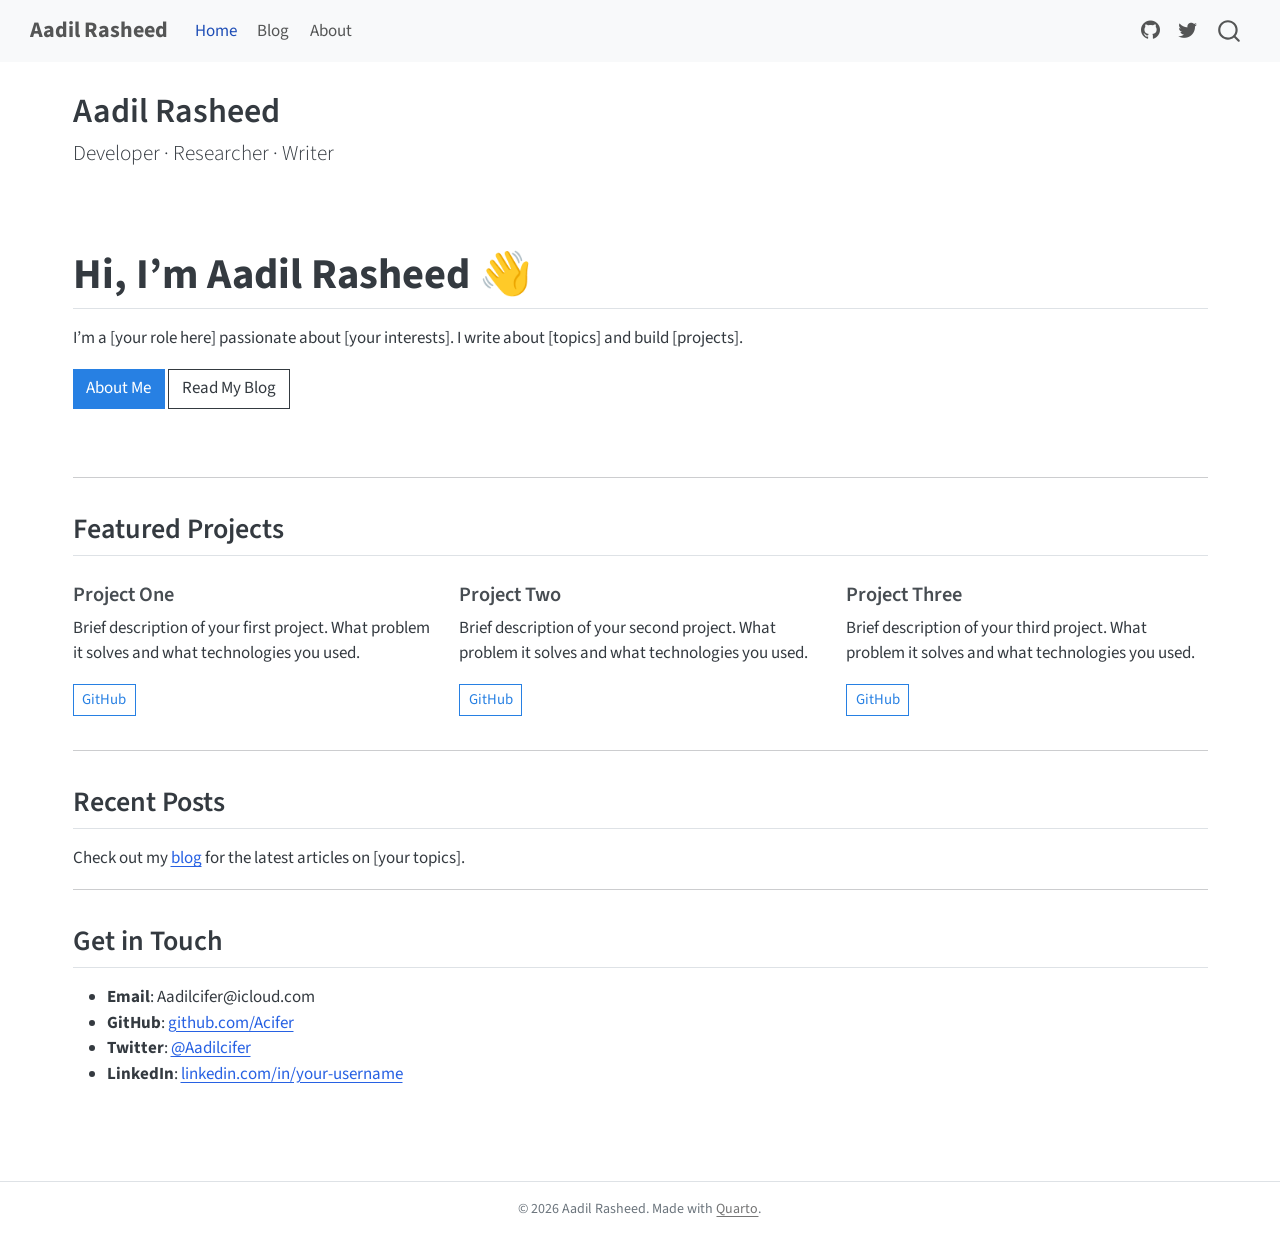
<file: index.html>
<!DOCTYPE html>
<html xmlns="http://www.w3.org/1999/xhtml" lang="en" xml:lang="en"><head>

<meta charset="utf-8">
<meta name="generator" content="quarto-1.8.27">

<meta name="viewport" content="width=device-width, initial-scale=1.0, user-scalable=yes">


<title>Aadil Rasheed</title>
<style>
code{white-space: pre-wrap;}
span.smallcaps{font-variant: small-caps;}
div.columns{display: flex; gap: min(4vw, 1.5em);}
div.column{flex: auto; overflow-x: auto;}
div.hanging-indent{margin-left: 1.5em; text-indent: -1.5em;}
ul.task-list{list-style: none;}
ul.task-list li input[type="checkbox"] {
  width: 0.8em;
  margin: 0 0.8em 0.2em -1em; /* quarto-specific, see https://github.com/quarto-dev/quarto-cli/issues/4556 */ 
  vertical-align: middle;
}
</style>


<script src="site_libs/quarto-nav/quarto-nav.js"></script>
<script src="site_libs/quarto-nav/headroom.min.js"></script>
<script src="site_libs/clipboard/clipboard.min.js"></script>
<script src="site_libs/quarto-search/autocomplete.umd.js"></script>
<script src="site_libs/quarto-search/fuse.min.js"></script>
<script src="site_libs/quarto-search/quarto-search.js"></script>
<meta name="quarto:offset" content="./">
<link href="./images/favicon.ico" rel="icon">
<script src="site_libs/quarto-html/quarto.js" type="module"></script>
<script src="site_libs/quarto-html/tabsets/tabsets.js" type="module"></script>
<script src="site_libs/quarto-html/axe/axe-check.js" type="module"></script>
<script src="site_libs/quarto-html/popper.min.js"></script>
<script src="site_libs/quarto-html/tippy.umd.min.js"></script>
<script src="site_libs/quarto-html/anchor.min.js"></script>
<link href="site_libs/quarto-html/tippy.css" rel="stylesheet">
<link href="site_libs/quarto-html/quarto-syntax-highlighting-ed96de9b727972fe78a7b5d16c58bf87.css" rel="stylesheet" id="quarto-text-highlighting-styles">
<script src="site_libs/bootstrap/bootstrap.min.js"></script>
<link href="site_libs/bootstrap/bootstrap-icons.css" rel="stylesheet">
<link href="site_libs/bootstrap/bootstrap-afa37c5c79185640b9c231024f4fe5ea.min.css" rel="stylesheet" append-hash="true" id="quarto-bootstrap" data-mode="light">
<script id="quarto-search-options" type="application/json">{
  "location": "navbar",
  "copy-button": false,
  "collapse-after": 3,
  "panel-placement": "end",
  "type": "overlay",
  "limit": 50,
  "keyboard-shortcut": [
    "f",
    "/",
    "s"
  ],
  "show-item-context": false,
  "language": {
    "search-no-results-text": "No results",
    "search-matching-documents-text": "matching documents",
    "search-copy-link-title": "Copy link to search",
    "search-hide-matches-text": "Hide additional matches",
    "search-more-match-text": "more match in this document",
    "search-more-matches-text": "more matches in this document",
    "search-clear-button-title": "Clear",
    "search-text-placeholder": "",
    "search-detached-cancel-button-title": "Cancel",
    "search-submit-button-title": "Submit",
    "search-label": "Search"
  }
}</script>


<link rel="stylesheet" href="styles.css">
</head>

<body class="nav-fixed quarto-light">

<div id="quarto-search-results"></div>
  <header id="quarto-header" class="headroom fixed-top">
    <nav class="navbar navbar-expand-lg " data-bs-theme="dark">
      <div class="navbar-container container-fluid">
      <div class="navbar-brand-container mx-auto">
    <a class="navbar-brand" href="./index.html">
    <span class="navbar-title">Aadil Rasheed</span>
    </a>
  </div>
            <div id="quarto-search" class="" title="Search"></div>
          <button class="navbar-toggler" type="button" data-bs-toggle="collapse" data-bs-target="#navbarCollapse" aria-controls="navbarCollapse" role="menu" aria-expanded="false" aria-label="Toggle navigation" onclick="if (window.quartoToggleHeadroom) { window.quartoToggleHeadroom(); }">
  <span class="navbar-toggler-icon"></span>
</button>
          <div class="collapse navbar-collapse" id="navbarCollapse">
            <ul class="navbar-nav navbar-nav-scroll me-auto">
  <li class="nav-item">
    <a class="nav-link active" href="./index.html" aria-current="page"> 
<span class="menu-text">Home</span></a>
  </li>  
  <li class="nav-item">
    <a class="nav-link" href="./posts/index.html"> 
<span class="menu-text">Blog</span></a>
  </li>  
  <li class="nav-item">
    <a class="nav-link" href="./about.html"> 
<span class="menu-text">About</span></a>
  </li>  
</ul>
            <ul class="navbar-nav navbar-nav-scroll ms-auto">
  <li class="nav-item compact">
    <a class="nav-link" href="https://github.com/your-username"> <i class="bi bi-github" role="img">
</i> 
<span class="menu-text"></span></a>
  </li>  
  <li class="nav-item compact">
    <a class="nav-link" href="https://twitter.com/Aadilcifer"> <i class="bi bi-twitter" role="img">
</i> 
<span class="menu-text"></span></a>
  </li>  
</ul>
          </div> <!-- /navcollapse -->
            <div class="quarto-navbar-tools">
</div>
      </div> <!-- /container-fluid -->
    </nav>
</header>
<!-- content -->
<div id="quarto-content" class="quarto-container page-columns page-rows-contents page-layout-full page-navbar">
<!-- sidebar -->
<!-- margin-sidebar -->
    
<!-- main -->
<main class="content column-page" id="quarto-document-content">

<header id="title-block-header" class="quarto-title-block default">
<div class="quarto-title">
<h1 class="title">Aadil Rasheed</h1>
<p class="subtitle lead">Developer · Researcher · Writer</p>
</div>



<div class="quarto-title-meta column-page">

    
  
    
  </div>
  


</header>


<section id="hi-im-aadil-rasheed" class="level2 hero-section">
<h2 class="anchored" data-anchor-id="hi-im-aadil-rasheed">Hi, I’m Aadil Rasheed 👋</h2>
<p>I’m a [your role here] passionate about [your interests]. I write about [topics] and build [projects].</p>
<p><a href="./about.html" class="btn btn-primary">About Me</a> <a href="./posts/index.html" class="btn btn-outline-secondary">Read My Blog</a></p>
</section>
<hr>
<section id="featured-projects" class="level2">
<h2 class="anchored" data-anchor-id="featured-projects">Featured Projects</h2>
<div class="grid">
<section id="project-one" class="level3 g-col-12 g-col-md-4">
<h3 class="anchored" data-anchor-id="project-one">Project One</h3>
<p>Brief description of your first project. What problem it solves and what technologies you used.</p>
<p><a href="https://github.com" class="btn btn-sm btn-outline-primary">GitHub</a></p>
</section>
<section id="project-two" class="level3 g-col-12 g-col-md-4">
<h3 class="anchored" data-anchor-id="project-two">Project Two</h3>
<p>Brief description of your second project. What problem it solves and what technologies you used.</p>
<p><a href="https://github.com" class="btn btn-sm btn-outline-primary">GitHub</a></p>
</section>
<section id="project-three" class="level3 g-col-12 g-col-md-4">
<h3 class="anchored" data-anchor-id="project-three">Project Three</h3>
<p>Brief description of your third project. What problem it solves and what technologies you used.</p>
<p><a href="https://github.com" class="btn btn-sm btn-outline-primary">GitHub</a></p>
</section>
</div>
<hr>
</section>
<section id="recent-posts" class="level2">
<h2 class="anchored" data-anchor-id="recent-posts">Recent Posts</h2>
<p>Check out my <a href="./posts/index.html">blog</a> for the latest articles on [your topics].</p>
<hr>
</section>
<section id="get-in-touch" class="level2">
<h2 class="anchored" data-anchor-id="get-in-touch">Get in Touch</h2>
<ul>
<li><strong>Email</strong>: Aadilcifer@icloud.com</li>
<li><strong>GitHub</strong>: <a href="https://github.com/Acifer">github.com/Acifer</a></li>
<li><strong>Twitter</strong>: <a href="https://twitter.com/Aadilcifer"><span class="citation" data-cites="Aadilcifer">@Aadilcifer</span></a></li>
<li><strong>LinkedIn</strong>: <a href="https://linkedin.com/in/your-username">linkedin.com/in/your-username</a></li>
</ul>


</section>

</main> <!-- /main -->
<script id="quarto-html-after-body" type="application/javascript">
  window.document.addEventListener("DOMContentLoaded", function (event) {
    const icon = "";
    const anchorJS = new window.AnchorJS();
    anchorJS.options = {
      placement: 'right',
      icon: icon
    };
    anchorJS.add('.anchored');
    const isCodeAnnotation = (el) => {
      for (const clz of el.classList) {
        if (clz.startsWith('code-annotation-')) {                     
          return true;
        }
      }
      return false;
    }
    const onCopySuccess = function(e) {
      // button target
      const button = e.trigger;
      // don't keep focus
      button.blur();
      // flash "checked"
      button.classList.add('code-copy-button-checked');
      var currentTitle = button.getAttribute("title");
      button.setAttribute("title", "Copied!");
      let tooltip;
      if (window.bootstrap) {
        button.setAttribute("data-bs-toggle", "tooltip");
        button.setAttribute("data-bs-placement", "left");
        button.setAttribute("data-bs-title", "Copied!");
        tooltip = new bootstrap.Tooltip(button, 
          { trigger: "manual", 
            customClass: "code-copy-button-tooltip",
            offset: [0, -8]});
        tooltip.show();    
      }
      setTimeout(function() {
        if (tooltip) {
          tooltip.hide();
          button.removeAttribute("data-bs-title");
          button.removeAttribute("data-bs-toggle");
          button.removeAttribute("data-bs-placement");
        }
        button.setAttribute("title", currentTitle);
        button.classList.remove('code-copy-button-checked');
      }, 1000);
      // clear code selection
      e.clearSelection();
    }
    const getTextToCopy = function(trigger) {
      const outerScaffold = trigger.parentElement.cloneNode(true);
      const codeEl = outerScaffold.querySelector('code');
      for (const childEl of codeEl.children) {
        if (isCodeAnnotation(childEl)) {
          childEl.remove();
        }
      }
      return codeEl.innerText;
    }
    const clipboard = new window.ClipboardJS('.code-copy-button:not([data-in-quarto-modal])', {
      text: getTextToCopy
    });
    clipboard.on('success', onCopySuccess);
    if (window.document.getElementById('quarto-embedded-source-code-modal')) {
      const clipboardModal = new window.ClipboardJS('.code-copy-button[data-in-quarto-modal]', {
        text: getTextToCopy,
        container: window.document.getElementById('quarto-embedded-source-code-modal')
      });
      clipboardModal.on('success', onCopySuccess);
    }
      var localhostRegex = new RegExp(/^(?:http|https):\/\/localhost\:?[0-9]*\//);
      var mailtoRegex = new RegExp(/^mailto:/);
        var filterRegex = new RegExp("https:\/\/acifer\.github\.io\/fastpages");
      var isInternal = (href) => {
          return filterRegex.test(href) || localhostRegex.test(href) || mailtoRegex.test(href);
      }
      // Inspect non-navigation links and adorn them if external
     var links = window.document.querySelectorAll('a[href]:not(.nav-link):not(.navbar-brand):not(.toc-action):not(.sidebar-link):not(.sidebar-item-toggle):not(.pagination-link):not(.no-external):not([aria-hidden]):not(.dropdown-item):not(.quarto-navigation-tool):not(.about-link)');
      for (var i=0; i<links.length; i++) {
        const link = links[i];
        if (!isInternal(link.href)) {
          // undo the damage that might have been done by quarto-nav.js in the case of
          // links that we want to consider external
          if (link.dataset.originalHref !== undefined) {
            link.href = link.dataset.originalHref;
          }
        }
      }
    function tippyHover(el, contentFn, onTriggerFn, onUntriggerFn) {
      const config = {
        allowHTML: true,
        maxWidth: 500,
        delay: 100,
        arrow: false,
        appendTo: function(el) {
            return el.parentElement;
        },
        interactive: true,
        interactiveBorder: 10,
        theme: 'quarto',
        placement: 'bottom-start',
      };
      if (contentFn) {
        config.content = contentFn;
      }
      if (onTriggerFn) {
        config.onTrigger = onTriggerFn;
      }
      if (onUntriggerFn) {
        config.onUntrigger = onUntriggerFn;
      }
      window.tippy(el, config); 
    }
    const noterefs = window.document.querySelectorAll('a[role="doc-noteref"]');
    for (var i=0; i<noterefs.length; i++) {
      const ref = noterefs[i];
      tippyHover(ref, function() {
        // use id or data attribute instead here
        let href = ref.getAttribute('data-footnote-href') || ref.getAttribute('href');
        try { href = new URL(href).hash; } catch {}
        const id = href.replace(/^#\/?/, "");
        const note = window.document.getElementById(id);
        if (note) {
          return note.innerHTML;
        } else {
          return "";
        }
      });
    }
    const xrefs = window.document.querySelectorAll('a.quarto-xref');
    const processXRef = (id, note) => {
      // Strip column container classes
      const stripColumnClz = (el) => {
        el.classList.remove("page-full", "page-columns");
        if (el.children) {
          for (const child of el.children) {
            stripColumnClz(child);
          }
        }
      }
      stripColumnClz(note)
      if (id === null || id.startsWith('sec-')) {
        // Special case sections, only their first couple elements
        const container = document.createElement("div");
        if (note.children && note.children.length > 2) {
          container.appendChild(note.children[0].cloneNode(true));
          for (let i = 1; i < note.children.length; i++) {
            const child = note.children[i];
            if (child.tagName === "P" && child.innerText === "") {
              continue;
            } else {
              container.appendChild(child.cloneNode(true));
              break;
            }
          }
          if (window.Quarto?.typesetMath) {
            window.Quarto.typesetMath(container);
          }
          return container.innerHTML
        } else {
          if (window.Quarto?.typesetMath) {
            window.Quarto.typesetMath(note);
          }
          return note.innerHTML;
        }
      } else {
        // Remove any anchor links if they are present
        const anchorLink = note.querySelector('a.anchorjs-link');
        if (anchorLink) {
          anchorLink.remove();
        }
        if (window.Quarto?.typesetMath) {
          window.Quarto.typesetMath(note);
        }
        if (note.classList.contains("callout")) {
          return note.outerHTML;
        } else {
          return note.innerHTML;
        }
      }
    }
    for (var i=0; i<xrefs.length; i++) {
      const xref = xrefs[i];
      tippyHover(xref, undefined, function(instance) {
        instance.disable();
        let url = xref.getAttribute('href');
        let hash = undefined; 
        if (url.startsWith('#')) {
          hash = url;
        } else {
          try { hash = new URL(url).hash; } catch {}
        }
        if (hash) {
          const id = hash.replace(/^#\/?/, "");
          const note = window.document.getElementById(id);
          if (note !== null) {
            try {
              const html = processXRef(id, note.cloneNode(true));
              instance.setContent(html);
            } finally {
              instance.enable();
              instance.show();
            }
          } else {
            // See if we can fetch this
            fetch(url.split('#')[0])
            .then(res => res.text())
            .then(html => {
              const parser = new DOMParser();
              const htmlDoc = parser.parseFromString(html, "text/html");
              const note = htmlDoc.getElementById(id);
              if (note !== null) {
                const html = processXRef(id, note);
                instance.setContent(html);
              } 
            }).finally(() => {
              instance.enable();
              instance.show();
            });
          }
        } else {
          // See if we can fetch a full url (with no hash to target)
          // This is a special case and we should probably do some content thinning / targeting
          fetch(url)
          .then(res => res.text())
          .then(html => {
            const parser = new DOMParser();
            const htmlDoc = parser.parseFromString(html, "text/html");
            const note = htmlDoc.querySelector('main.content');
            if (note !== null) {
              // This should only happen for chapter cross references
              // (since there is no id in the URL)
              // remove the first header
              if (note.children.length > 0 && note.children[0].tagName === "HEADER") {
                note.children[0].remove();
              }
              const html = processXRef(null, note);
              instance.setContent(html);
            } 
          }).finally(() => {
            instance.enable();
            instance.show();
          });
        }
      }, function(instance) {
      });
    }
        let selectedAnnoteEl;
        const selectorForAnnotation = ( cell, annotation) => {
          let cellAttr = 'data-code-cell="' + cell + '"';
          let lineAttr = 'data-code-annotation="' +  annotation + '"';
          const selector = 'span[' + cellAttr + '][' + lineAttr + ']';
          return selector;
        }
        const selectCodeLines = (annoteEl) => {
          const doc = window.document;
          const targetCell = annoteEl.getAttribute("data-target-cell");
          const targetAnnotation = annoteEl.getAttribute("data-target-annotation");
          const annoteSpan = window.document.querySelector(selectorForAnnotation(targetCell, targetAnnotation));
          const lines = annoteSpan.getAttribute("data-code-lines").split(",");
          const lineIds = lines.map((line) => {
            return targetCell + "-" + line;
          })
          let top = null;
          let height = null;
          let parent = null;
          if (lineIds.length > 0) {
              //compute the position of the single el (top and bottom and make a div)
              const el = window.document.getElementById(lineIds[0]);
              top = el.offsetTop;
              height = el.offsetHeight;
              parent = el.parentElement.parentElement;
            if (lineIds.length > 1) {
              const lastEl = window.document.getElementById(lineIds[lineIds.length - 1]);
              const bottom = lastEl.offsetTop + lastEl.offsetHeight;
              height = bottom - top;
            }
            if (top !== null && height !== null && parent !== null) {
              // cook up a div (if necessary) and position it 
              let div = window.document.getElementById("code-annotation-line-highlight");
              if (div === null) {
                div = window.document.createElement("div");
                div.setAttribute("id", "code-annotation-line-highlight");
                div.style.position = 'absolute';
                parent.appendChild(div);
              }
              div.style.top = top - 2 + "px";
              div.style.height = height + 4 + "px";
              div.style.left = 0;
              let gutterDiv = window.document.getElementById("code-annotation-line-highlight-gutter");
              if (gutterDiv === null) {
                gutterDiv = window.document.createElement("div");
                gutterDiv.setAttribute("id", "code-annotation-line-highlight-gutter");
                gutterDiv.style.position = 'absolute';
                const codeCell = window.document.getElementById(targetCell);
                const gutter = codeCell.querySelector('.code-annotation-gutter');
                gutter.appendChild(gutterDiv);
              }
              gutterDiv.style.top = top - 2 + "px";
              gutterDiv.style.height = height + 4 + "px";
            }
            selectedAnnoteEl = annoteEl;
          }
        };
        const unselectCodeLines = () => {
          const elementsIds = ["code-annotation-line-highlight", "code-annotation-line-highlight-gutter"];
          elementsIds.forEach((elId) => {
            const div = window.document.getElementById(elId);
            if (div) {
              div.remove();
            }
          });
          selectedAnnoteEl = undefined;
        };
          // Handle positioning of the toggle
      window.addEventListener(
        "resize",
        throttle(() => {
          elRect = undefined;
          if (selectedAnnoteEl) {
            selectCodeLines(selectedAnnoteEl);
          }
        }, 10)
      );
      function throttle(fn, ms) {
      let throttle = false;
      let timer;
        return (...args) => {
          if(!throttle) { // first call gets through
              fn.apply(this, args);
              throttle = true;
          } else { // all the others get throttled
              if(timer) clearTimeout(timer); // cancel #2
              timer = setTimeout(() => {
                fn.apply(this, args);
                timer = throttle = false;
              }, ms);
          }
        };
      }
        // Attach click handler to the DT
        const annoteDls = window.document.querySelectorAll('dt[data-target-cell]');
        for (const annoteDlNode of annoteDls) {
          annoteDlNode.addEventListener('click', (event) => {
            const clickedEl = event.target;
            if (clickedEl !== selectedAnnoteEl) {
              unselectCodeLines();
              const activeEl = window.document.querySelector('dt[data-target-cell].code-annotation-active');
              if (activeEl) {
                activeEl.classList.remove('code-annotation-active');
              }
              selectCodeLines(clickedEl);
              clickedEl.classList.add('code-annotation-active');
            } else {
              // Unselect the line
              unselectCodeLines();
              clickedEl.classList.remove('code-annotation-active');
            }
          });
        }
    const findCites = (el) => {
      const parentEl = el.parentElement;
      if (parentEl) {
        const cites = parentEl.dataset.cites;
        if (cites) {
          return {
            el,
            cites: cites.split(' ')
          };
        } else {
          return findCites(el.parentElement)
        }
      } else {
        return undefined;
      }
    };
    var bibliorefs = window.document.querySelectorAll('a[role="doc-biblioref"]');
    for (var i=0; i<bibliorefs.length; i++) {
      const ref = bibliorefs[i];
      const citeInfo = findCites(ref);
      if (citeInfo) {
        tippyHover(citeInfo.el, function() {
          var popup = window.document.createElement('div');
          citeInfo.cites.forEach(function(cite) {
            var citeDiv = window.document.createElement('div');
            citeDiv.classList.add('hanging-indent');
            citeDiv.classList.add('csl-entry');
            var biblioDiv = window.document.getElementById('ref-' + cite);
            if (biblioDiv) {
              citeDiv.innerHTML = biblioDiv.innerHTML;
            }
            popup.appendChild(citeDiv);
          });
          return popup.innerHTML;
        });
      }
    }
  });
  </script>
</div> <!-- /content -->
<footer class="footer">
  <div class="nav-footer">
    <div class="nav-footer-left">
      &nbsp;
    </div>   
    <div class="nav-footer-center">
<p>© 2026 Aadil Rasheed. Made with <a href="https://quarto.org">Quarto</a>.</p>
</div>
    <div class="nav-footer-right">
      &nbsp;
    </div>
  </div>
</footer>




</body></html>
</file>
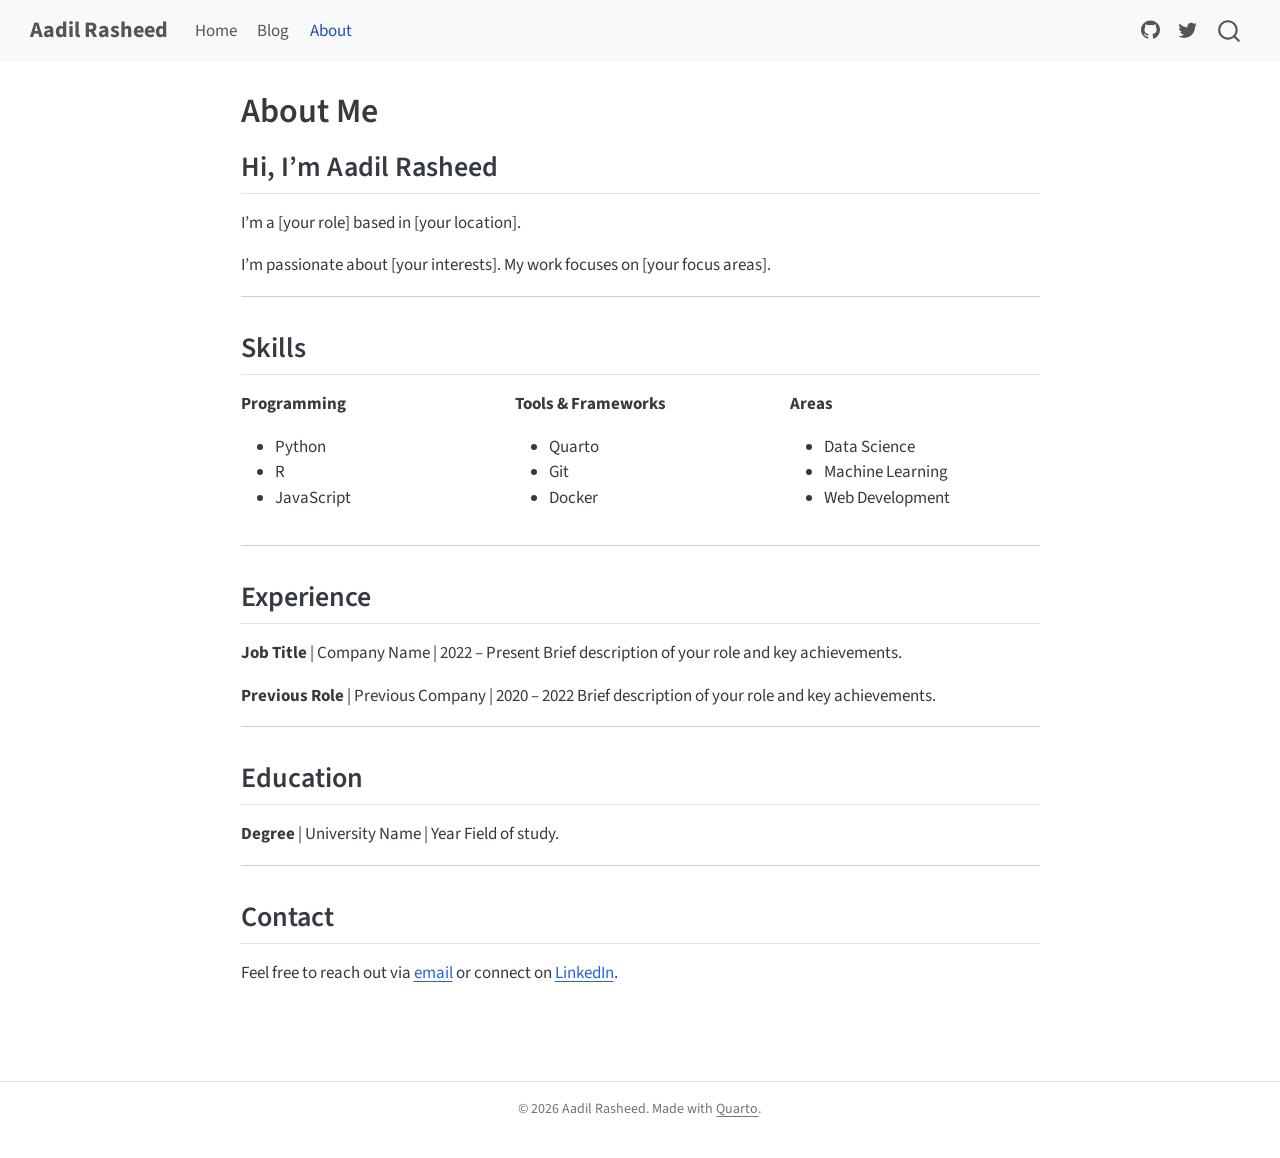
<file: about.html>
<!DOCTYPE html>
<html xmlns="http://www.w3.org/1999/xhtml" lang="en" xml:lang="en"><head>

<meta charset="utf-8">
<meta name="generator" content="quarto-1.8.27">

<meta name="viewport" content="width=device-width, initial-scale=1.0, user-scalable=yes">


<title>About Me – Aadil Rasheed</title>
<style>
code{white-space: pre-wrap;}
span.smallcaps{font-variant: small-caps;}
div.columns{display: flex; gap: min(4vw, 1.5em);}
div.column{flex: auto; overflow-x: auto;}
div.hanging-indent{margin-left: 1.5em; text-indent: -1.5em;}
ul.task-list{list-style: none;}
ul.task-list li input[type="checkbox"] {
  width: 0.8em;
  margin: 0 0.8em 0.2em -1em; /* quarto-specific, see https://github.com/quarto-dev/quarto-cli/issues/4556 */ 
  vertical-align: middle;
}
</style>


<script src="site_libs/quarto-nav/quarto-nav.js"></script>
<script src="site_libs/quarto-nav/headroom.min.js"></script>
<script src="site_libs/clipboard/clipboard.min.js"></script>
<script src="site_libs/quarto-search/autocomplete.umd.js"></script>
<script src="site_libs/quarto-search/fuse.min.js"></script>
<script src="site_libs/quarto-search/quarto-search.js"></script>
<meta name="quarto:offset" content="./">
<link href="./images/favicon.ico" rel="icon">
<script src="site_libs/quarto-html/quarto.js" type="module"></script>
<script src="site_libs/quarto-html/tabsets/tabsets.js" type="module"></script>
<script src="site_libs/quarto-html/axe/axe-check.js" type="module"></script>
<script src="site_libs/quarto-html/popper.min.js"></script>
<script src="site_libs/quarto-html/tippy.umd.min.js"></script>
<script src="site_libs/quarto-html/anchor.min.js"></script>
<link href="site_libs/quarto-html/tippy.css" rel="stylesheet">
<link href="site_libs/quarto-html/quarto-syntax-highlighting-ed96de9b727972fe78a7b5d16c58bf87.css" rel="stylesheet" id="quarto-text-highlighting-styles">
<script src="site_libs/bootstrap/bootstrap.min.js"></script>
<link href="site_libs/bootstrap/bootstrap-icons.css" rel="stylesheet">
<link href="site_libs/bootstrap/bootstrap-afa37c5c79185640b9c231024f4fe5ea.min.css" rel="stylesheet" append-hash="true" id="quarto-bootstrap" data-mode="light">
<script id="quarto-search-options" type="application/json">{
  "location": "navbar",
  "copy-button": false,
  "collapse-after": 3,
  "panel-placement": "end",
  "type": "overlay",
  "limit": 50,
  "keyboard-shortcut": [
    "f",
    "/",
    "s"
  ],
  "show-item-context": false,
  "language": {
    "search-no-results-text": "No results",
    "search-matching-documents-text": "matching documents",
    "search-copy-link-title": "Copy link to search",
    "search-hide-matches-text": "Hide additional matches",
    "search-more-match-text": "more match in this document",
    "search-more-matches-text": "more matches in this document",
    "search-clear-button-title": "Clear",
    "search-text-placeholder": "",
    "search-detached-cancel-button-title": "Cancel",
    "search-submit-button-title": "Submit",
    "search-label": "Search"
  }
}</script>


<link rel="stylesheet" href="styles.css">
</head>

<body class="nav-fixed fullcontent quarto-light">

<div id="quarto-search-results"></div>
  <header id="quarto-header" class="headroom fixed-top">
    <nav class="navbar navbar-expand-lg " data-bs-theme="dark">
      <div class="navbar-container container-fluid">
      <div class="navbar-brand-container mx-auto">
    <a class="navbar-brand" href="./index.html">
    <span class="navbar-title">Aadil Rasheed</span>
    </a>
  </div>
            <div id="quarto-search" class="" title="Search"></div>
          <button class="navbar-toggler" type="button" data-bs-toggle="collapse" data-bs-target="#navbarCollapse" aria-controls="navbarCollapse" role="menu" aria-expanded="false" aria-label="Toggle navigation" onclick="if (window.quartoToggleHeadroom) { window.quartoToggleHeadroom(); }">
  <span class="navbar-toggler-icon"></span>
</button>
          <div class="collapse navbar-collapse" id="navbarCollapse">
            <ul class="navbar-nav navbar-nav-scroll me-auto">
  <li class="nav-item">
    <a class="nav-link" href="./index.html"> 
<span class="menu-text">Home</span></a>
  </li>  
  <li class="nav-item">
    <a class="nav-link" href="./posts/index.html"> 
<span class="menu-text">Blog</span></a>
  </li>  
  <li class="nav-item">
    <a class="nav-link active" href="./about.html" aria-current="page"> 
<span class="menu-text">About</span></a>
  </li>  
</ul>
            <ul class="navbar-nav navbar-nav-scroll ms-auto">
  <li class="nav-item compact">
    <a class="nav-link" href="https://github.com/your-username"> <i class="bi bi-github" role="img">
</i> 
<span class="menu-text"></span></a>
  </li>  
  <li class="nav-item compact">
    <a class="nav-link" href="https://twitter.com/Aadilcifer"> <i class="bi bi-twitter" role="img">
</i> 
<span class="menu-text"></span></a>
  </li>  
</ul>
          </div> <!-- /navcollapse -->
            <div class="quarto-navbar-tools">
</div>
      </div> <!-- /container-fluid -->
    </nav>
</header>
<!-- content -->
<div id="quarto-content" class="quarto-container page-columns page-rows-contents page-layout-article page-navbar">
<!-- sidebar -->
<!-- margin-sidebar -->
    
<!-- main -->
<main class="content" id="quarto-document-content">

<header id="title-block-header" class="quarto-title-block default">
<div class="quarto-title">
<h1 class="title">About Me</h1>
</div>



<div class="quarto-title-meta">

    
  
    
  </div>
  


</header>


<section id="hi-im-aadil-rasheed" class="level2">
<h2 class="anchored" data-anchor-id="hi-im-aadil-rasheed">Hi, I’m Aadil Rasheed</h2>
<p>I’m a [your role] based in [your location].</p>
<!-- Replace this section with your own bio -->
<p>I’m passionate about [your interests]. My work focuses on [your focus areas].</p>
<hr>
</section>
<section id="skills" class="level2">
<h2 class="anchored" data-anchor-id="skills">Skills</h2>
<div class="grid">
<div class="g-col-12 g-col-md-4">
<p><strong>Programming</strong></p>
<ul>
<li>Python</li>
<li>R</li>
<li>JavaScript</li>
</ul>
</div>
<div class="g-col-12 g-col-md-4">
<p><strong>Tools &amp; Frameworks</strong></p>
<ul>
<li>Quarto</li>
<li>Git</li>
<li>Docker</li>
</ul>
</div>
<div class="g-col-12 g-col-md-4">
<p><strong>Areas</strong></p>
<ul>
<li>Data Science</li>
<li>Machine Learning</li>
<li>Web Development</li>
</ul>
</div>
</div>
<hr>
</section>
<section id="experience" class="level2">
<h2 class="anchored" data-anchor-id="experience">Experience</h2>
<p><strong>Job Title</strong> | Company Name | 2022 – Present Brief description of your role and key achievements.</p>
<p><strong>Previous Role</strong> | Previous Company | 2020 – 2022 Brief description of your role and key achievements.</p>
<hr>
</section>
<section id="education" class="level2">
<h2 class="anchored" data-anchor-id="education">Education</h2>
<p><strong>Degree</strong> | University Name | Year Field of study.</p>
<hr>
</section>
<section id="contact" class="level2">
<h2 class="anchored" data-anchor-id="contact">Contact</h2>
<p>Feel free to reach out via <a href="mailto:Aadilcifer@icloud.com">email</a> or connect on <a href="https://linkedin.com/in/your-username">LinkedIn</a>.</p>


</section>

</main> <!-- /main -->
<script id="quarto-html-after-body" type="application/javascript">
  window.document.addEventListener("DOMContentLoaded", function (event) {
    const icon = "";
    const anchorJS = new window.AnchorJS();
    anchorJS.options = {
      placement: 'right',
      icon: icon
    };
    anchorJS.add('.anchored');
    const isCodeAnnotation = (el) => {
      for (const clz of el.classList) {
        if (clz.startsWith('code-annotation-')) {                     
          return true;
        }
      }
      return false;
    }
    const onCopySuccess = function(e) {
      // button target
      const button = e.trigger;
      // don't keep focus
      button.blur();
      // flash "checked"
      button.classList.add('code-copy-button-checked');
      var currentTitle = button.getAttribute("title");
      button.setAttribute("title", "Copied!");
      let tooltip;
      if (window.bootstrap) {
        button.setAttribute("data-bs-toggle", "tooltip");
        button.setAttribute("data-bs-placement", "left");
        button.setAttribute("data-bs-title", "Copied!");
        tooltip = new bootstrap.Tooltip(button, 
          { trigger: "manual", 
            customClass: "code-copy-button-tooltip",
            offset: [0, -8]});
        tooltip.show();    
      }
      setTimeout(function() {
        if (tooltip) {
          tooltip.hide();
          button.removeAttribute("data-bs-title");
          button.removeAttribute("data-bs-toggle");
          button.removeAttribute("data-bs-placement");
        }
        button.setAttribute("title", currentTitle);
        button.classList.remove('code-copy-button-checked');
      }, 1000);
      // clear code selection
      e.clearSelection();
    }
    const getTextToCopy = function(trigger) {
      const outerScaffold = trigger.parentElement.cloneNode(true);
      const codeEl = outerScaffold.querySelector('code');
      for (const childEl of codeEl.children) {
        if (isCodeAnnotation(childEl)) {
          childEl.remove();
        }
      }
      return codeEl.innerText;
    }
    const clipboard = new window.ClipboardJS('.code-copy-button:not([data-in-quarto-modal])', {
      text: getTextToCopy
    });
    clipboard.on('success', onCopySuccess);
    if (window.document.getElementById('quarto-embedded-source-code-modal')) {
      const clipboardModal = new window.ClipboardJS('.code-copy-button[data-in-quarto-modal]', {
        text: getTextToCopy,
        container: window.document.getElementById('quarto-embedded-source-code-modal')
      });
      clipboardModal.on('success', onCopySuccess);
    }
      var localhostRegex = new RegExp(/^(?:http|https):\/\/localhost\:?[0-9]*\//);
      var mailtoRegex = new RegExp(/^mailto:/);
        var filterRegex = new RegExp("https:\/\/acifer\.github\.io\/fastpages");
      var isInternal = (href) => {
          return filterRegex.test(href) || localhostRegex.test(href) || mailtoRegex.test(href);
      }
      // Inspect non-navigation links and adorn them if external
     var links = window.document.querySelectorAll('a[href]:not(.nav-link):not(.navbar-brand):not(.toc-action):not(.sidebar-link):not(.sidebar-item-toggle):not(.pagination-link):not(.no-external):not([aria-hidden]):not(.dropdown-item):not(.quarto-navigation-tool):not(.about-link)');
      for (var i=0; i<links.length; i++) {
        const link = links[i];
        if (!isInternal(link.href)) {
          // undo the damage that might have been done by quarto-nav.js in the case of
          // links that we want to consider external
          if (link.dataset.originalHref !== undefined) {
            link.href = link.dataset.originalHref;
          }
        }
      }
    function tippyHover(el, contentFn, onTriggerFn, onUntriggerFn) {
      const config = {
        allowHTML: true,
        maxWidth: 500,
        delay: 100,
        arrow: false,
        appendTo: function(el) {
            return el.parentElement;
        },
        interactive: true,
        interactiveBorder: 10,
        theme: 'quarto',
        placement: 'bottom-start',
      };
      if (contentFn) {
        config.content = contentFn;
      }
      if (onTriggerFn) {
        config.onTrigger = onTriggerFn;
      }
      if (onUntriggerFn) {
        config.onUntrigger = onUntriggerFn;
      }
      window.tippy(el, config); 
    }
    const noterefs = window.document.querySelectorAll('a[role="doc-noteref"]');
    for (var i=0; i<noterefs.length; i++) {
      const ref = noterefs[i];
      tippyHover(ref, function() {
        // use id or data attribute instead here
        let href = ref.getAttribute('data-footnote-href') || ref.getAttribute('href');
        try { href = new URL(href).hash; } catch {}
        const id = href.replace(/^#\/?/, "");
        const note = window.document.getElementById(id);
        if (note) {
          return note.innerHTML;
        } else {
          return "";
        }
      });
    }
    const xrefs = window.document.querySelectorAll('a.quarto-xref');
    const processXRef = (id, note) => {
      // Strip column container classes
      const stripColumnClz = (el) => {
        el.classList.remove("page-full", "page-columns");
        if (el.children) {
          for (const child of el.children) {
            stripColumnClz(child);
          }
        }
      }
      stripColumnClz(note)
      if (id === null || id.startsWith('sec-')) {
        // Special case sections, only their first couple elements
        const container = document.createElement("div");
        if (note.children && note.children.length > 2) {
          container.appendChild(note.children[0].cloneNode(true));
          for (let i = 1; i < note.children.length; i++) {
            const child = note.children[i];
            if (child.tagName === "P" && child.innerText === "") {
              continue;
            } else {
              container.appendChild(child.cloneNode(true));
              break;
            }
          }
          if (window.Quarto?.typesetMath) {
            window.Quarto.typesetMath(container);
          }
          return container.innerHTML
        } else {
          if (window.Quarto?.typesetMath) {
            window.Quarto.typesetMath(note);
          }
          return note.innerHTML;
        }
      } else {
        // Remove any anchor links if they are present
        const anchorLink = note.querySelector('a.anchorjs-link');
        if (anchorLink) {
          anchorLink.remove();
        }
        if (window.Quarto?.typesetMath) {
          window.Quarto.typesetMath(note);
        }
        if (note.classList.contains("callout")) {
          return note.outerHTML;
        } else {
          return note.innerHTML;
        }
      }
    }
    for (var i=0; i<xrefs.length; i++) {
      const xref = xrefs[i];
      tippyHover(xref, undefined, function(instance) {
        instance.disable();
        let url = xref.getAttribute('href');
        let hash = undefined; 
        if (url.startsWith('#')) {
          hash = url;
        } else {
          try { hash = new URL(url).hash; } catch {}
        }
        if (hash) {
          const id = hash.replace(/^#\/?/, "");
          const note = window.document.getElementById(id);
          if (note !== null) {
            try {
              const html = processXRef(id, note.cloneNode(true));
              instance.setContent(html);
            } finally {
              instance.enable();
              instance.show();
            }
          } else {
            // See if we can fetch this
            fetch(url.split('#')[0])
            .then(res => res.text())
            .then(html => {
              const parser = new DOMParser();
              const htmlDoc = parser.parseFromString(html, "text/html");
              const note = htmlDoc.getElementById(id);
              if (note !== null) {
                const html = processXRef(id, note);
                instance.setContent(html);
              } 
            }).finally(() => {
              instance.enable();
              instance.show();
            });
          }
        } else {
          // See if we can fetch a full url (with no hash to target)
          // This is a special case and we should probably do some content thinning / targeting
          fetch(url)
          .then(res => res.text())
          .then(html => {
            const parser = new DOMParser();
            const htmlDoc = parser.parseFromString(html, "text/html");
            const note = htmlDoc.querySelector('main.content');
            if (note !== null) {
              // This should only happen for chapter cross references
              // (since there is no id in the URL)
              // remove the first header
              if (note.children.length > 0 && note.children[0].tagName === "HEADER") {
                note.children[0].remove();
              }
              const html = processXRef(null, note);
              instance.setContent(html);
            } 
          }).finally(() => {
            instance.enable();
            instance.show();
          });
        }
      }, function(instance) {
      });
    }
        let selectedAnnoteEl;
        const selectorForAnnotation = ( cell, annotation) => {
          let cellAttr = 'data-code-cell="' + cell + '"';
          let lineAttr = 'data-code-annotation="' +  annotation + '"';
          const selector = 'span[' + cellAttr + '][' + lineAttr + ']';
          return selector;
        }
        const selectCodeLines = (annoteEl) => {
          const doc = window.document;
          const targetCell = annoteEl.getAttribute("data-target-cell");
          const targetAnnotation = annoteEl.getAttribute("data-target-annotation");
          const annoteSpan = window.document.querySelector(selectorForAnnotation(targetCell, targetAnnotation));
          const lines = annoteSpan.getAttribute("data-code-lines").split(",");
          const lineIds = lines.map((line) => {
            return targetCell + "-" + line;
          })
          let top = null;
          let height = null;
          let parent = null;
          if (lineIds.length > 0) {
              //compute the position of the single el (top and bottom and make a div)
              const el = window.document.getElementById(lineIds[0]);
              top = el.offsetTop;
              height = el.offsetHeight;
              parent = el.parentElement.parentElement;
            if (lineIds.length > 1) {
              const lastEl = window.document.getElementById(lineIds[lineIds.length - 1]);
              const bottom = lastEl.offsetTop + lastEl.offsetHeight;
              height = bottom - top;
            }
            if (top !== null && height !== null && parent !== null) {
              // cook up a div (if necessary) and position it 
              let div = window.document.getElementById("code-annotation-line-highlight");
              if (div === null) {
                div = window.document.createElement("div");
                div.setAttribute("id", "code-annotation-line-highlight");
                div.style.position = 'absolute';
                parent.appendChild(div);
              }
              div.style.top = top - 2 + "px";
              div.style.height = height + 4 + "px";
              div.style.left = 0;
              let gutterDiv = window.document.getElementById("code-annotation-line-highlight-gutter");
              if (gutterDiv === null) {
                gutterDiv = window.document.createElement("div");
                gutterDiv.setAttribute("id", "code-annotation-line-highlight-gutter");
                gutterDiv.style.position = 'absolute';
                const codeCell = window.document.getElementById(targetCell);
                const gutter = codeCell.querySelector('.code-annotation-gutter');
                gutter.appendChild(gutterDiv);
              }
              gutterDiv.style.top = top - 2 + "px";
              gutterDiv.style.height = height + 4 + "px";
            }
            selectedAnnoteEl = annoteEl;
          }
        };
        const unselectCodeLines = () => {
          const elementsIds = ["code-annotation-line-highlight", "code-annotation-line-highlight-gutter"];
          elementsIds.forEach((elId) => {
            const div = window.document.getElementById(elId);
            if (div) {
              div.remove();
            }
          });
          selectedAnnoteEl = undefined;
        };
          // Handle positioning of the toggle
      window.addEventListener(
        "resize",
        throttle(() => {
          elRect = undefined;
          if (selectedAnnoteEl) {
            selectCodeLines(selectedAnnoteEl);
          }
        }, 10)
      );
      function throttle(fn, ms) {
      let throttle = false;
      let timer;
        return (...args) => {
          if(!throttle) { // first call gets through
              fn.apply(this, args);
              throttle = true;
          } else { // all the others get throttled
              if(timer) clearTimeout(timer); // cancel #2
              timer = setTimeout(() => {
                fn.apply(this, args);
                timer = throttle = false;
              }, ms);
          }
        };
      }
        // Attach click handler to the DT
        const annoteDls = window.document.querySelectorAll('dt[data-target-cell]');
        for (const annoteDlNode of annoteDls) {
          annoteDlNode.addEventListener('click', (event) => {
            const clickedEl = event.target;
            if (clickedEl !== selectedAnnoteEl) {
              unselectCodeLines();
              const activeEl = window.document.querySelector('dt[data-target-cell].code-annotation-active');
              if (activeEl) {
                activeEl.classList.remove('code-annotation-active');
              }
              selectCodeLines(clickedEl);
              clickedEl.classList.add('code-annotation-active');
            } else {
              // Unselect the line
              unselectCodeLines();
              clickedEl.classList.remove('code-annotation-active');
            }
          });
        }
    const findCites = (el) => {
      const parentEl = el.parentElement;
      if (parentEl) {
        const cites = parentEl.dataset.cites;
        if (cites) {
          return {
            el,
            cites: cites.split(' ')
          };
        } else {
          return findCites(el.parentElement)
        }
      } else {
        return undefined;
      }
    };
    var bibliorefs = window.document.querySelectorAll('a[role="doc-biblioref"]');
    for (var i=0; i<bibliorefs.length; i++) {
      const ref = bibliorefs[i];
      const citeInfo = findCites(ref);
      if (citeInfo) {
        tippyHover(citeInfo.el, function() {
          var popup = window.document.createElement('div');
          citeInfo.cites.forEach(function(cite) {
            var citeDiv = window.document.createElement('div');
            citeDiv.classList.add('hanging-indent');
            citeDiv.classList.add('csl-entry');
            var biblioDiv = window.document.getElementById('ref-' + cite);
            if (biblioDiv) {
              citeDiv.innerHTML = biblioDiv.innerHTML;
            }
            popup.appendChild(citeDiv);
          });
          return popup.innerHTML;
        });
      }
    }
  });
  </script>
</div> <!-- /content -->
<footer class="footer">
  <div class="nav-footer">
    <div class="nav-footer-left">
      &nbsp;
    </div>   
    <div class="nav-footer-center">
<p>© 2026 Aadil Rasheed. Made with <a href="https://quarto.org">Quarto</a>.</p>
</div>
    <div class="nav-footer-right">
      &nbsp;
    </div>
  </div>
</footer>




</body></html>
</file>
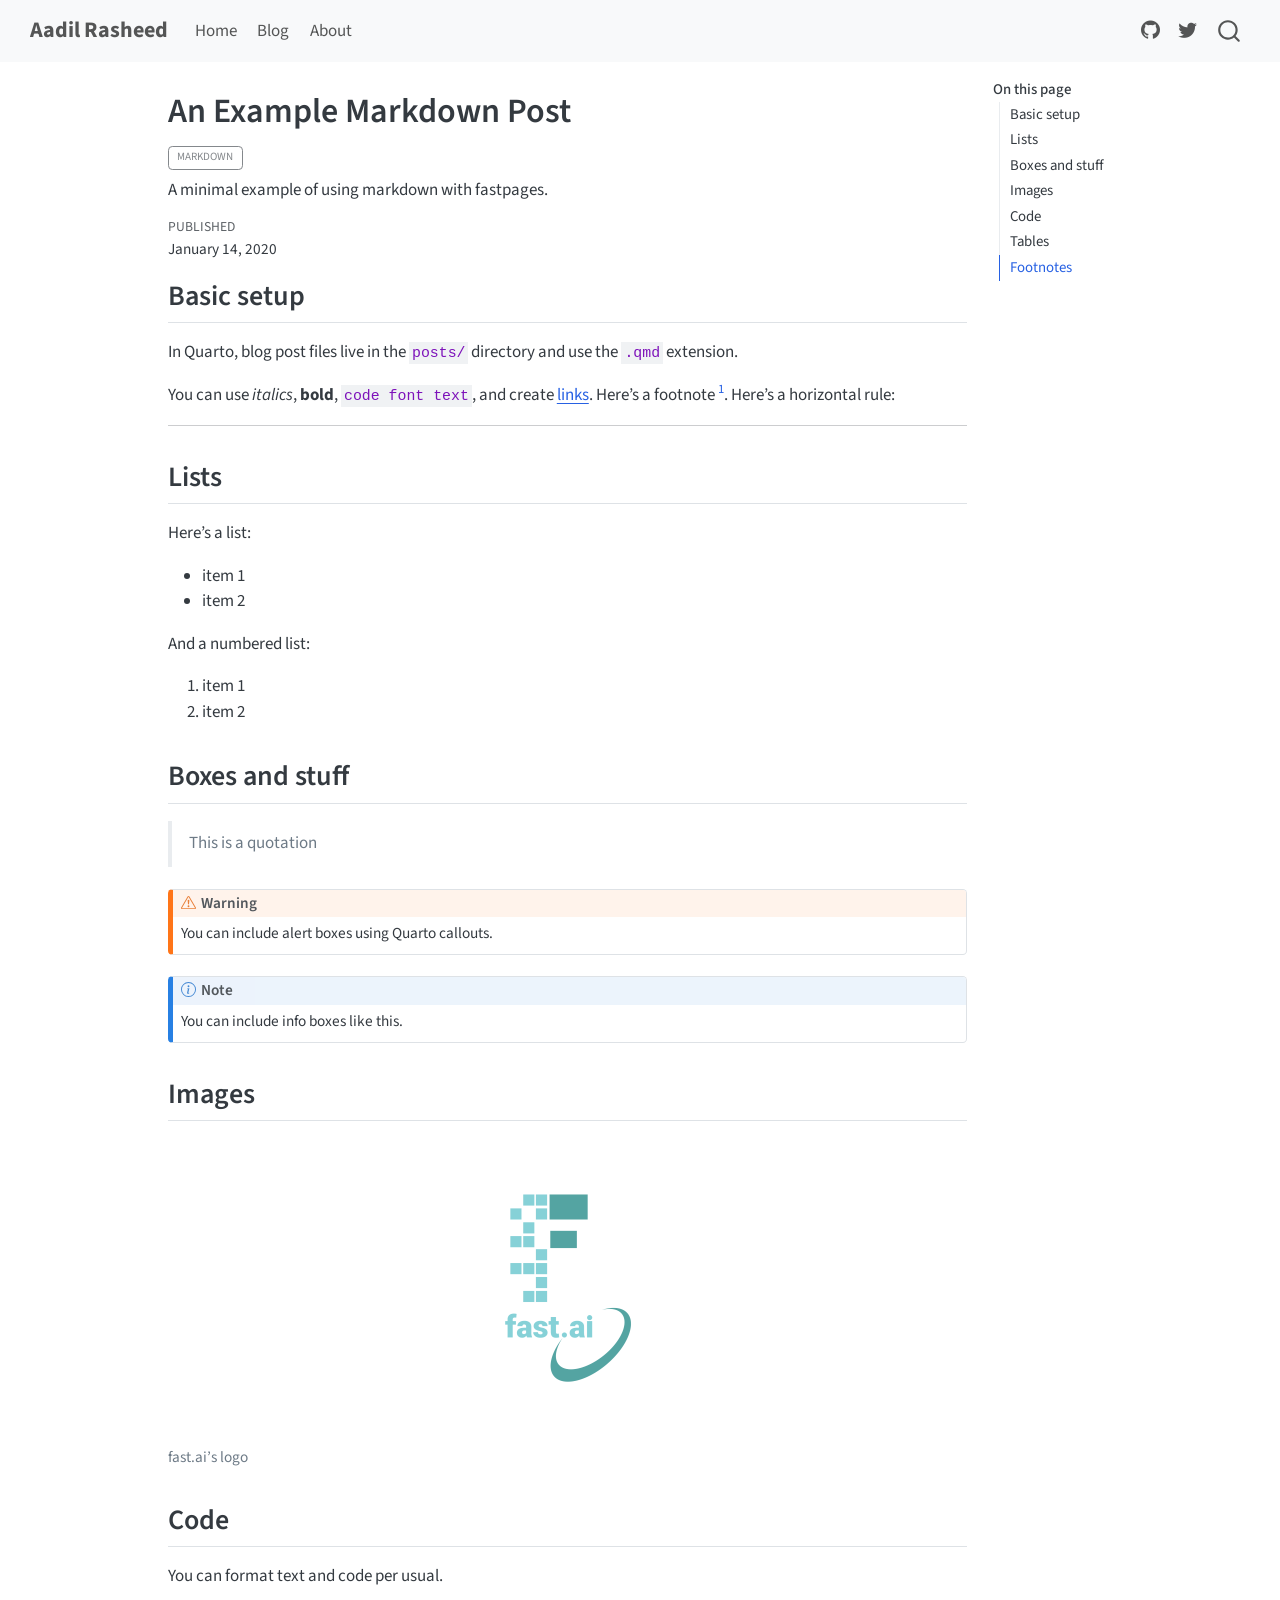
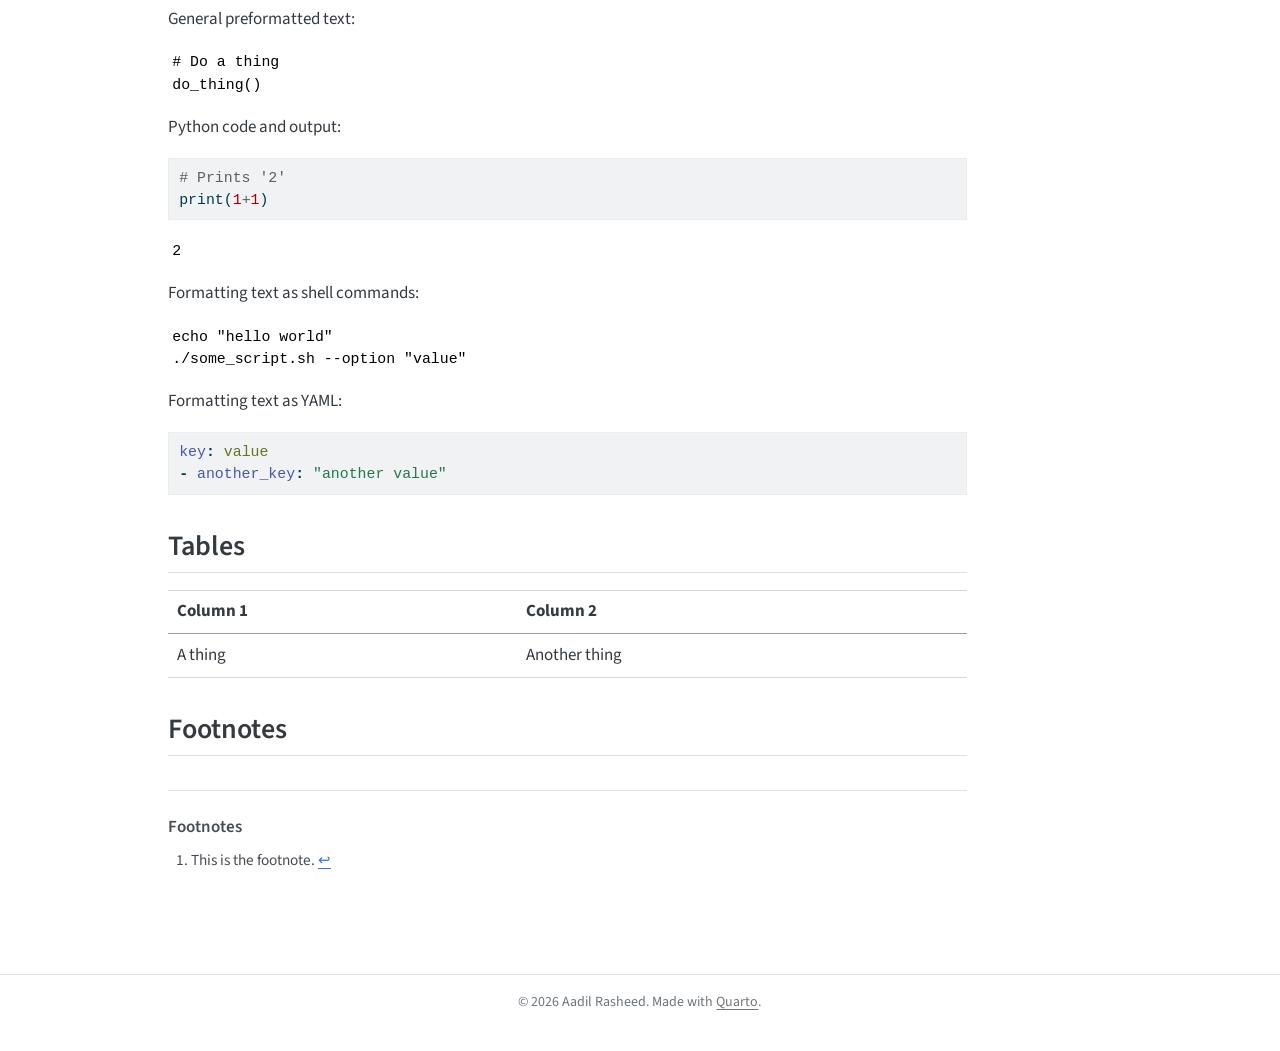
<file: posts/2020-01-14-test-markdown-post.html>
<!DOCTYPE html>
<html xmlns="http://www.w3.org/1999/xhtml" lang="en" xml:lang="en"><head>

<meta charset="utf-8">
<meta name="generator" content="quarto-1.8.27">

<meta name="viewport" content="width=device-width, initial-scale=1.0, user-scalable=yes">

<meta name="dcterms.date" content="2020-01-14">
<meta name="description" content="A minimal example of using markdown with fastpages.">

<title>An Example Markdown Post – Aadil Rasheed</title>
<style>
code{white-space: pre-wrap;}
span.smallcaps{font-variant: small-caps;}
div.columns{display: flex; gap: min(4vw, 1.5em);}
div.column{flex: auto; overflow-x: auto;}
div.hanging-indent{margin-left: 1.5em; text-indent: -1.5em;}
ul.task-list{list-style: none;}
ul.task-list li input[type="checkbox"] {
  width: 0.8em;
  margin: 0 0.8em 0.2em -1em; /* quarto-specific, see https://github.com/quarto-dev/quarto-cli/issues/4556 */ 
  vertical-align: middle;
}
/* CSS for syntax highlighting */
html { -webkit-text-size-adjust: 100%; }
pre > code.sourceCode { white-space: pre; position: relative; }
pre > code.sourceCode > span { display: inline-block; line-height: 1.25; }
pre > code.sourceCode > span:empty { height: 1.2em; }
.sourceCode { overflow: visible; }
code.sourceCode > span { color: inherit; text-decoration: inherit; }
div.sourceCode { margin: 1em 0; }
pre.sourceCode { margin: 0; }
@media screen {
div.sourceCode { overflow: auto; }
}
@media print {
pre > code.sourceCode { white-space: pre-wrap; }
pre > code.sourceCode > span { text-indent: -5em; padding-left: 5em; }
}
pre.numberSource code
  { counter-reset: source-line 0; }
pre.numberSource code > span
  { position: relative; left: -4em; counter-increment: source-line; }
pre.numberSource code > span > a:first-child::before
  { content: counter(source-line);
    position: relative; left: -1em; text-align: right; vertical-align: baseline;
    border: none; display: inline-block;
    -webkit-touch-callout: none; -webkit-user-select: none;
    -khtml-user-select: none; -moz-user-select: none;
    -ms-user-select: none; user-select: none;
    padding: 0 4px; width: 4em;
  }
pre.numberSource { margin-left: 3em;  padding-left: 4px; }
div.sourceCode
  {   }
@media screen {
pre > code.sourceCode > span > a:first-child::before { text-decoration: underline; }
}
</style>


<script src="../site_libs/quarto-nav/quarto-nav.js"></script>
<script src="../site_libs/quarto-nav/headroom.min.js"></script>
<script src="../site_libs/clipboard/clipboard.min.js"></script>
<script src="../site_libs/quarto-search/autocomplete.umd.js"></script>
<script src="../site_libs/quarto-search/fuse.min.js"></script>
<script src="../site_libs/quarto-search/quarto-search.js"></script>
<meta name="quarto:offset" content="../">
<link href="../images/favicon.ico" rel="icon">
<script src="../site_libs/quarto-html/quarto.js" type="module"></script>
<script src="../site_libs/quarto-html/tabsets/tabsets.js" type="module"></script>
<script src="../site_libs/quarto-html/axe/axe-check.js" type="module"></script>
<script src="../site_libs/quarto-html/popper.min.js"></script>
<script src="../site_libs/quarto-html/tippy.umd.min.js"></script>
<script src="../site_libs/quarto-html/anchor.min.js"></script>
<link href="../site_libs/quarto-html/tippy.css" rel="stylesheet">
<link href="../site_libs/quarto-html/quarto-syntax-highlighting-ed96de9b727972fe78a7b5d16c58bf87.css" rel="stylesheet" id="quarto-text-highlighting-styles">
<script src="../site_libs/bootstrap/bootstrap.min.js"></script>
<link href="../site_libs/bootstrap/bootstrap-icons.css" rel="stylesheet">
<link href="../site_libs/bootstrap/bootstrap-afa37c5c79185640b9c231024f4fe5ea.min.css" rel="stylesheet" append-hash="true" id="quarto-bootstrap" data-mode="light">
<script id="quarto-search-options" type="application/json">{
  "location": "navbar",
  "copy-button": false,
  "collapse-after": 3,
  "panel-placement": "end",
  "type": "overlay",
  "limit": 50,
  "keyboard-shortcut": [
    "f",
    "/",
    "s"
  ],
  "show-item-context": false,
  "language": {
    "search-no-results-text": "No results",
    "search-matching-documents-text": "matching documents",
    "search-copy-link-title": "Copy link to search",
    "search-hide-matches-text": "Hide additional matches",
    "search-more-match-text": "more match in this document",
    "search-more-matches-text": "more matches in this document",
    "search-clear-button-title": "Clear",
    "search-text-placeholder": "",
    "search-detached-cancel-button-title": "Cancel",
    "search-submit-button-title": "Submit",
    "search-label": "Search"
  }
}</script>


<link rel="stylesheet" href="../styles.css">
</head>

<body class="nav-fixed quarto-light">

<div id="quarto-search-results"></div>
  <header id="quarto-header" class="headroom fixed-top">
    <nav class="navbar navbar-expand-lg " data-bs-theme="dark">
      <div class="navbar-container container-fluid">
      <div class="navbar-brand-container mx-auto">
    <a class="navbar-brand" href="../index.html">
    <span class="navbar-title">Aadil Rasheed</span>
    </a>
  </div>
            <div id="quarto-search" class="" title="Search"></div>
          <button class="navbar-toggler" type="button" data-bs-toggle="collapse" data-bs-target="#navbarCollapse" aria-controls="navbarCollapse" role="menu" aria-expanded="false" aria-label="Toggle navigation" onclick="if (window.quartoToggleHeadroom) { window.quartoToggleHeadroom(); }">
  <span class="navbar-toggler-icon"></span>
</button>
          <div class="collapse navbar-collapse" id="navbarCollapse">
            <ul class="navbar-nav navbar-nav-scroll me-auto">
  <li class="nav-item">
    <a class="nav-link" href="../index.html"> 
<span class="menu-text">Home</span></a>
  </li>  
  <li class="nav-item">
    <a class="nav-link" href="../posts/index.html"> 
<span class="menu-text">Blog</span></a>
  </li>  
  <li class="nav-item">
    <a class="nav-link" href="../about.html"> 
<span class="menu-text">About</span></a>
  </li>  
</ul>
            <ul class="navbar-nav navbar-nav-scroll ms-auto">
  <li class="nav-item compact">
    <a class="nav-link" href="https://github.com/your-username"> <i class="bi bi-github" role="img">
</i> 
<span class="menu-text"></span></a>
  </li>  
  <li class="nav-item compact">
    <a class="nav-link" href="https://twitter.com/Aadilcifer"> <i class="bi bi-twitter" role="img">
</i> 
<span class="menu-text"></span></a>
  </li>  
</ul>
          </div> <!-- /navcollapse -->
            <div class="quarto-navbar-tools">
</div>
      </div> <!-- /container-fluid -->
    </nav>
</header>
<!-- content -->
<div id="quarto-content" class="quarto-container page-columns page-rows-contents page-layout-article page-navbar">
<!-- sidebar -->
<!-- margin-sidebar -->
    <div id="quarto-margin-sidebar" class="sidebar margin-sidebar">
        <nav id="TOC" role="doc-toc" class="toc-active">
    <h2 id="toc-title">On this page</h2>
   
  <ul>
  <li><a href="#basic-setup" id="toc-basic-setup" class="nav-link active" data-scroll-target="#basic-setup">Basic setup</a></li>
  <li><a href="#lists" id="toc-lists" class="nav-link" data-scroll-target="#lists">Lists</a></li>
  <li><a href="#boxes-and-stuff" id="toc-boxes-and-stuff" class="nav-link" data-scroll-target="#boxes-and-stuff">Boxes and stuff</a></li>
  <li><a href="#images" id="toc-images" class="nav-link" data-scroll-target="#images">Images</a></li>
  <li><a href="#code" id="toc-code" class="nav-link" data-scroll-target="#code">Code</a></li>
  <li><a href="#tables" id="toc-tables" class="nav-link" data-scroll-target="#tables">Tables</a></li>
  <li><a href="#footnotes" id="toc-footnotes" class="nav-link" data-scroll-target="#footnotes">Footnotes</a></li>
  </ul>
</nav>
    </div>
<!-- main -->
<main class="content" id="quarto-document-content">

<header id="title-block-header" class="quarto-title-block default">
<div class="quarto-title">
<h1 class="title">An Example Markdown Post</h1>
  <div class="quarto-categories">
    <div class="quarto-category">markdown</div>
  </div>
  </div>

<div>
  <div class="description">
    A minimal example of using markdown with fastpages.
  </div>
</div>


<div class="quarto-title-meta">

    
    <div>
    <div class="quarto-title-meta-heading">Published</div>
    <div class="quarto-title-meta-contents">
      <p class="date">January 14, 2020</p>
    </div>
  </div>
  
    
  </div>
  


</header>


<section id="basic-setup" class="level2">
<h2 class="anchored" data-anchor-id="basic-setup">Basic setup</h2>
<p>In Quarto, blog post files live in the <code>posts/</code> directory and use the <code>.qmd</code> extension.</p>
<p>You can use <em>italics</em>, <strong>bold</strong>, <code>code font text</code>, and create <a href="https://www.markdownguide.org/cheat-sheet/">links</a>. Here’s a footnote <a href="#fn1" class="footnote-ref" id="fnref1" role="doc-noteref"><sup>1</sup></a>. Here’s a horizontal rule:</p>
<hr>
</section>
<section id="lists" class="level2">
<h2 class="anchored" data-anchor-id="lists">Lists</h2>
<p>Here’s a list:</p>
<ul>
<li>item 1</li>
<li>item 2</li>
</ul>
<p>And a numbered list:</p>
<ol type="1">
<li>item 1</li>
<li>item 2</li>
</ol>
</section>
<section id="boxes-and-stuff" class="level2">
<h2 class="anchored" data-anchor-id="boxes-and-stuff">Boxes and stuff</h2>
<blockquote class="blockquote">
<p>This is a quotation</p>
</blockquote>
<div class="callout callout-style-default callout-warning callout-titled">
<div class="callout-header d-flex align-content-center">
<div class="callout-icon-container">
<i class="callout-icon"></i>
</div>
<div class="callout-title-container flex-fill">
Warning
</div>
</div>
<div class="callout-body-container callout-body">
<p>You can include alert boxes using Quarto callouts.</p>
</div>
</div>
<div class="callout callout-style-default callout-note callout-titled">
<div class="callout-header d-flex align-content-center">
<div class="callout-icon-container">
<i class="callout-icon"></i>
</div>
<div class="callout-title-container flex-fill">
Note
</div>
</div>
<div class="callout-body-container callout-body">
<p>You can include info boxes like this.</p>
</div>
</div>
</section>
<section id="images" class="level2">
<h2 class="anchored" data-anchor-id="images">Images</h2>
<div class="quarto-figure quarto-figure-center">
<figure class="figure">
<p><img src="../images/logo.png" class="img-fluid figure-img"></p>
<figcaption>fast.ai’s logo</figcaption>
</figure>
</div>
</section>
<section id="code" class="level2">
<h2 class="anchored" data-anchor-id="code">Code</h2>
<p>You can format text and code per usual.</p>
<p>General preformatted text:</p>
<pre><code># Do a thing
do_thing()</code></pre>
<p>Python code and output:</p>
<div class="code-copy-outer-scaffold"><div class="sourceCode" id="cb2"><pre class="sourceCode python code-with-copy"><code class="sourceCode python"><span id="cb2-1"><a href="#cb2-1" aria-hidden="true" tabindex="-1"></a><span class="co"># Prints '2'</span></span>
<span id="cb2-2"><a href="#cb2-2" aria-hidden="true" tabindex="-1"></a><span class="bu">print</span>(<span class="dv">1</span><span class="op">+</span><span class="dv">1</span>)</span></code></pre></div><button title="Copy to Clipboard" class="code-copy-button"><i class="bi"></i></button></div>
<pre><code>2</code></pre>
<p>Formatting text as shell commands:</p>
<pre class="shell"><code>echo "hello world"
./some_script.sh --option "value"</code></pre>
<p>Formatting text as YAML:</p>
<div class="code-copy-outer-scaffold"><div class="sourceCode" id="cb5"><pre class="sourceCode yaml code-with-copy"><code class="sourceCode yaml"><span id="cb5-1"><a href="#cb5-1" aria-hidden="true" tabindex="-1"></a><span class="fu">key</span><span class="kw">:</span><span class="at"> value</span></span>
<span id="cb5-2"><a href="#cb5-2" aria-hidden="true" tabindex="-1"></a><span class="kw">-</span><span class="at"> </span><span class="fu">another_key</span><span class="kw">:</span><span class="at"> </span><span class="st">"another value"</span></span></code></pre></div><button title="Copy to Clipboard" class="code-copy-button"><i class="bi"></i></button></div>
</section>
<section id="tables" class="level2">
<h2 class="anchored" data-anchor-id="tables">Tables</h2>
<table class="caption-top table">
<thead>
<tr class="header">
<th>Column 1</th>
<th>Column 2</th>
</tr>
</thead>
<tbody>
<tr class="odd">
<td>A thing</td>
<td>Another thing</td>
</tr>
</tbody>
</table>
</section>
<section id="footnotes" class="level2">
<h2 class="anchored" data-anchor-id="footnotes">Footnotes</h2>


</section>


<div id="quarto-appendix" class="default"><section id="footnotes" class="footnotes footnotes-end-of-document" role="doc-endnotes"><h2 class="anchored quarto-appendix-heading">Footnotes</h2>

<ol>
<li id="fn1"><p>This is the footnote.<a href="#fnref1" class="footnote-back" role="doc-backlink">↩︎</a></p></li>
</ol>
</section></div></main> <!-- /main -->
<script id="quarto-html-after-body" type="application/javascript">
  window.document.addEventListener("DOMContentLoaded", function (event) {
    const icon = "";
    const anchorJS = new window.AnchorJS();
    anchorJS.options = {
      placement: 'right',
      icon: icon
    };
    anchorJS.add('.anchored');
    const isCodeAnnotation = (el) => {
      for (const clz of el.classList) {
        if (clz.startsWith('code-annotation-')) {                     
          return true;
        }
      }
      return false;
    }
    const onCopySuccess = function(e) {
      // button target
      const button = e.trigger;
      // don't keep focus
      button.blur();
      // flash "checked"
      button.classList.add('code-copy-button-checked');
      var currentTitle = button.getAttribute("title");
      button.setAttribute("title", "Copied!");
      let tooltip;
      if (window.bootstrap) {
        button.setAttribute("data-bs-toggle", "tooltip");
        button.setAttribute("data-bs-placement", "left");
        button.setAttribute("data-bs-title", "Copied!");
        tooltip = new bootstrap.Tooltip(button, 
          { trigger: "manual", 
            customClass: "code-copy-button-tooltip",
            offset: [0, -8]});
        tooltip.show();    
      }
      setTimeout(function() {
        if (tooltip) {
          tooltip.hide();
          button.removeAttribute("data-bs-title");
          button.removeAttribute("data-bs-toggle");
          button.removeAttribute("data-bs-placement");
        }
        button.setAttribute("title", currentTitle);
        button.classList.remove('code-copy-button-checked');
      }, 1000);
      // clear code selection
      e.clearSelection();
    }
    const getTextToCopy = function(trigger) {
      const outerScaffold = trigger.parentElement.cloneNode(true);
      const codeEl = outerScaffold.querySelector('code');
      for (const childEl of codeEl.children) {
        if (isCodeAnnotation(childEl)) {
          childEl.remove();
        }
      }
      return codeEl.innerText;
    }
    const clipboard = new window.ClipboardJS('.code-copy-button:not([data-in-quarto-modal])', {
      text: getTextToCopy
    });
    clipboard.on('success', onCopySuccess);
    if (window.document.getElementById('quarto-embedded-source-code-modal')) {
      const clipboardModal = new window.ClipboardJS('.code-copy-button[data-in-quarto-modal]', {
        text: getTextToCopy,
        container: window.document.getElementById('quarto-embedded-source-code-modal')
      });
      clipboardModal.on('success', onCopySuccess);
    }
      var localhostRegex = new RegExp(/^(?:http|https):\/\/localhost\:?[0-9]*\//);
      var mailtoRegex = new RegExp(/^mailto:/);
        var filterRegex = new RegExp("https:\/\/acifer\.github\.io\/fastpages");
      var isInternal = (href) => {
          return filterRegex.test(href) || localhostRegex.test(href) || mailtoRegex.test(href);
      }
      // Inspect non-navigation links and adorn them if external
     var links = window.document.querySelectorAll('a[href]:not(.nav-link):not(.navbar-brand):not(.toc-action):not(.sidebar-link):not(.sidebar-item-toggle):not(.pagination-link):not(.no-external):not([aria-hidden]):not(.dropdown-item):not(.quarto-navigation-tool):not(.about-link)');
      for (var i=0; i<links.length; i++) {
        const link = links[i];
        if (!isInternal(link.href)) {
          // undo the damage that might have been done by quarto-nav.js in the case of
          // links that we want to consider external
          if (link.dataset.originalHref !== undefined) {
            link.href = link.dataset.originalHref;
          }
        }
      }
    function tippyHover(el, contentFn, onTriggerFn, onUntriggerFn) {
      const config = {
        allowHTML: true,
        maxWidth: 500,
        delay: 100,
        arrow: false,
        appendTo: function(el) {
            return el.parentElement;
        },
        interactive: true,
        interactiveBorder: 10,
        theme: 'quarto',
        placement: 'bottom-start',
      };
      if (contentFn) {
        config.content = contentFn;
      }
      if (onTriggerFn) {
        config.onTrigger = onTriggerFn;
      }
      if (onUntriggerFn) {
        config.onUntrigger = onUntriggerFn;
      }
      window.tippy(el, config); 
    }
    const noterefs = window.document.querySelectorAll('a[role="doc-noteref"]');
    for (var i=0; i<noterefs.length; i++) {
      const ref = noterefs[i];
      tippyHover(ref, function() {
        // use id or data attribute instead here
        let href = ref.getAttribute('data-footnote-href') || ref.getAttribute('href');
        try { href = new URL(href).hash; } catch {}
        const id = href.replace(/^#\/?/, "");
        const note = window.document.getElementById(id);
        if (note) {
          return note.innerHTML;
        } else {
          return "";
        }
      });
    }
    const xrefs = window.document.querySelectorAll('a.quarto-xref');
    const processXRef = (id, note) => {
      // Strip column container classes
      const stripColumnClz = (el) => {
        el.classList.remove("page-full", "page-columns");
        if (el.children) {
          for (const child of el.children) {
            stripColumnClz(child);
          }
        }
      }
      stripColumnClz(note)
      if (id === null || id.startsWith('sec-')) {
        // Special case sections, only their first couple elements
        const container = document.createElement("div");
        if (note.children && note.children.length > 2) {
          container.appendChild(note.children[0].cloneNode(true));
          for (let i = 1; i < note.children.length; i++) {
            const child = note.children[i];
            if (child.tagName === "P" && child.innerText === "") {
              continue;
            } else {
              container.appendChild(child.cloneNode(true));
              break;
            }
          }
          if (window.Quarto?.typesetMath) {
            window.Quarto.typesetMath(container);
          }
          return container.innerHTML
        } else {
          if (window.Quarto?.typesetMath) {
            window.Quarto.typesetMath(note);
          }
          return note.innerHTML;
        }
      } else {
        // Remove any anchor links if they are present
        const anchorLink = note.querySelector('a.anchorjs-link');
        if (anchorLink) {
          anchorLink.remove();
        }
        if (window.Quarto?.typesetMath) {
          window.Quarto.typesetMath(note);
        }
        if (note.classList.contains("callout")) {
          return note.outerHTML;
        } else {
          return note.innerHTML;
        }
      }
    }
    for (var i=0; i<xrefs.length; i++) {
      const xref = xrefs[i];
      tippyHover(xref, undefined, function(instance) {
        instance.disable();
        let url = xref.getAttribute('href');
        let hash = undefined; 
        if (url.startsWith('#')) {
          hash = url;
        } else {
          try { hash = new URL(url).hash; } catch {}
        }
        if (hash) {
          const id = hash.replace(/^#\/?/, "");
          const note = window.document.getElementById(id);
          if (note !== null) {
            try {
              const html = processXRef(id, note.cloneNode(true));
              instance.setContent(html);
            } finally {
              instance.enable();
              instance.show();
            }
          } else {
            // See if we can fetch this
            fetch(url.split('#')[0])
            .then(res => res.text())
            .then(html => {
              const parser = new DOMParser();
              const htmlDoc = parser.parseFromString(html, "text/html");
              const note = htmlDoc.getElementById(id);
              if (note !== null) {
                const html = processXRef(id, note);
                instance.setContent(html);
              } 
            }).finally(() => {
              instance.enable();
              instance.show();
            });
          }
        } else {
          // See if we can fetch a full url (with no hash to target)
          // This is a special case and we should probably do some content thinning / targeting
          fetch(url)
          .then(res => res.text())
          .then(html => {
            const parser = new DOMParser();
            const htmlDoc = parser.parseFromString(html, "text/html");
            const note = htmlDoc.querySelector('main.content');
            if (note !== null) {
              // This should only happen for chapter cross references
              // (since there is no id in the URL)
              // remove the first header
              if (note.children.length > 0 && note.children[0].tagName === "HEADER") {
                note.children[0].remove();
              }
              const html = processXRef(null, note);
              instance.setContent(html);
            } 
          }).finally(() => {
            instance.enable();
            instance.show();
          });
        }
      }, function(instance) {
      });
    }
        let selectedAnnoteEl;
        const selectorForAnnotation = ( cell, annotation) => {
          let cellAttr = 'data-code-cell="' + cell + '"';
          let lineAttr = 'data-code-annotation="' +  annotation + '"';
          const selector = 'span[' + cellAttr + '][' + lineAttr + ']';
          return selector;
        }
        const selectCodeLines = (annoteEl) => {
          const doc = window.document;
          const targetCell = annoteEl.getAttribute("data-target-cell");
          const targetAnnotation = annoteEl.getAttribute("data-target-annotation");
          const annoteSpan = window.document.querySelector(selectorForAnnotation(targetCell, targetAnnotation));
          const lines = annoteSpan.getAttribute("data-code-lines").split(",");
          const lineIds = lines.map((line) => {
            return targetCell + "-" + line;
          })
          let top = null;
          let height = null;
          let parent = null;
          if (lineIds.length > 0) {
              //compute the position of the single el (top and bottom and make a div)
              const el = window.document.getElementById(lineIds[0]);
              top = el.offsetTop;
              height = el.offsetHeight;
              parent = el.parentElement.parentElement;
            if (lineIds.length > 1) {
              const lastEl = window.document.getElementById(lineIds[lineIds.length - 1]);
              const bottom = lastEl.offsetTop + lastEl.offsetHeight;
              height = bottom - top;
            }
            if (top !== null && height !== null && parent !== null) {
              // cook up a div (if necessary) and position it 
              let div = window.document.getElementById("code-annotation-line-highlight");
              if (div === null) {
                div = window.document.createElement("div");
                div.setAttribute("id", "code-annotation-line-highlight");
                div.style.position = 'absolute';
                parent.appendChild(div);
              }
              div.style.top = top - 2 + "px";
              div.style.height = height + 4 + "px";
              div.style.left = 0;
              let gutterDiv = window.document.getElementById("code-annotation-line-highlight-gutter");
              if (gutterDiv === null) {
                gutterDiv = window.document.createElement("div");
                gutterDiv.setAttribute("id", "code-annotation-line-highlight-gutter");
                gutterDiv.style.position = 'absolute';
                const codeCell = window.document.getElementById(targetCell);
                const gutter = codeCell.querySelector('.code-annotation-gutter');
                gutter.appendChild(gutterDiv);
              }
              gutterDiv.style.top = top - 2 + "px";
              gutterDiv.style.height = height + 4 + "px";
            }
            selectedAnnoteEl = annoteEl;
          }
        };
        const unselectCodeLines = () => {
          const elementsIds = ["code-annotation-line-highlight", "code-annotation-line-highlight-gutter"];
          elementsIds.forEach((elId) => {
            const div = window.document.getElementById(elId);
            if (div) {
              div.remove();
            }
          });
          selectedAnnoteEl = undefined;
        };
          // Handle positioning of the toggle
      window.addEventListener(
        "resize",
        throttle(() => {
          elRect = undefined;
          if (selectedAnnoteEl) {
            selectCodeLines(selectedAnnoteEl);
          }
        }, 10)
      );
      function throttle(fn, ms) {
      let throttle = false;
      let timer;
        return (...args) => {
          if(!throttle) { // first call gets through
              fn.apply(this, args);
              throttle = true;
          } else { // all the others get throttled
              if(timer) clearTimeout(timer); // cancel #2
              timer = setTimeout(() => {
                fn.apply(this, args);
                timer = throttle = false;
              }, ms);
          }
        };
      }
        // Attach click handler to the DT
        const annoteDls = window.document.querySelectorAll('dt[data-target-cell]');
        for (const annoteDlNode of annoteDls) {
          annoteDlNode.addEventListener('click', (event) => {
            const clickedEl = event.target;
            if (clickedEl !== selectedAnnoteEl) {
              unselectCodeLines();
              const activeEl = window.document.querySelector('dt[data-target-cell].code-annotation-active');
              if (activeEl) {
                activeEl.classList.remove('code-annotation-active');
              }
              selectCodeLines(clickedEl);
              clickedEl.classList.add('code-annotation-active');
            } else {
              // Unselect the line
              unselectCodeLines();
              clickedEl.classList.remove('code-annotation-active');
            }
          });
        }
    const findCites = (el) => {
      const parentEl = el.parentElement;
      if (parentEl) {
        const cites = parentEl.dataset.cites;
        if (cites) {
          return {
            el,
            cites: cites.split(' ')
          };
        } else {
          return findCites(el.parentElement)
        }
      } else {
        return undefined;
      }
    };
    var bibliorefs = window.document.querySelectorAll('a[role="doc-biblioref"]');
    for (var i=0; i<bibliorefs.length; i++) {
      const ref = bibliorefs[i];
      const citeInfo = findCites(ref);
      if (citeInfo) {
        tippyHover(citeInfo.el, function() {
          var popup = window.document.createElement('div');
          citeInfo.cites.forEach(function(cite) {
            var citeDiv = window.document.createElement('div');
            citeDiv.classList.add('hanging-indent');
            citeDiv.classList.add('csl-entry');
            var biblioDiv = window.document.getElementById('ref-' + cite);
            if (biblioDiv) {
              citeDiv.innerHTML = biblioDiv.innerHTML;
            }
            popup.appendChild(citeDiv);
          });
          return popup.innerHTML;
        });
      }
    }
  });
  </script>
</div> <!-- /content -->
<footer class="footer">
  <div class="nav-footer">
    <div class="nav-footer-left">
      &nbsp;
    </div>   
    <div class="nav-footer-center">
<p>© 2026 Aadil Rasheed. Made with <a href="https://quarto.org">Quarto</a>.</p>
</div>
    <div class="nav-footer-right">
      &nbsp;
    </div>
  </div>
</footer>




</body></html>
</file>
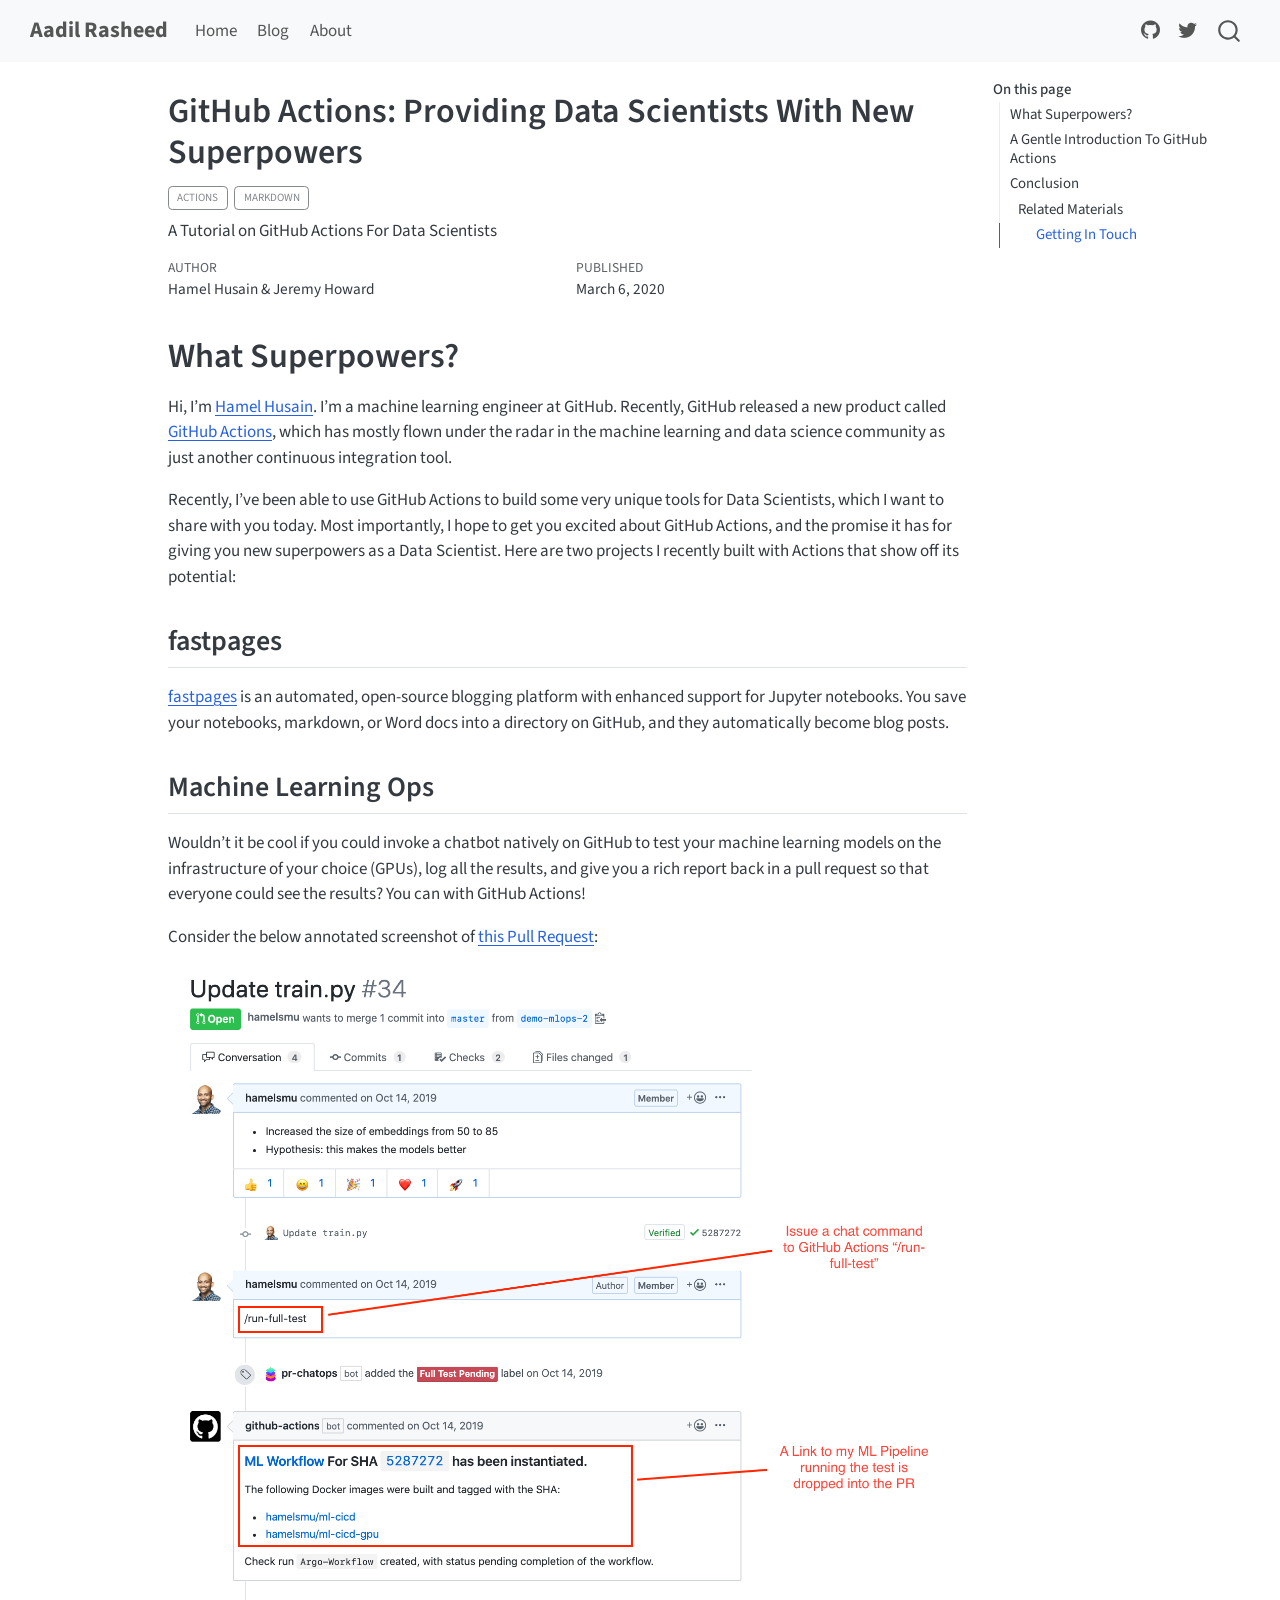
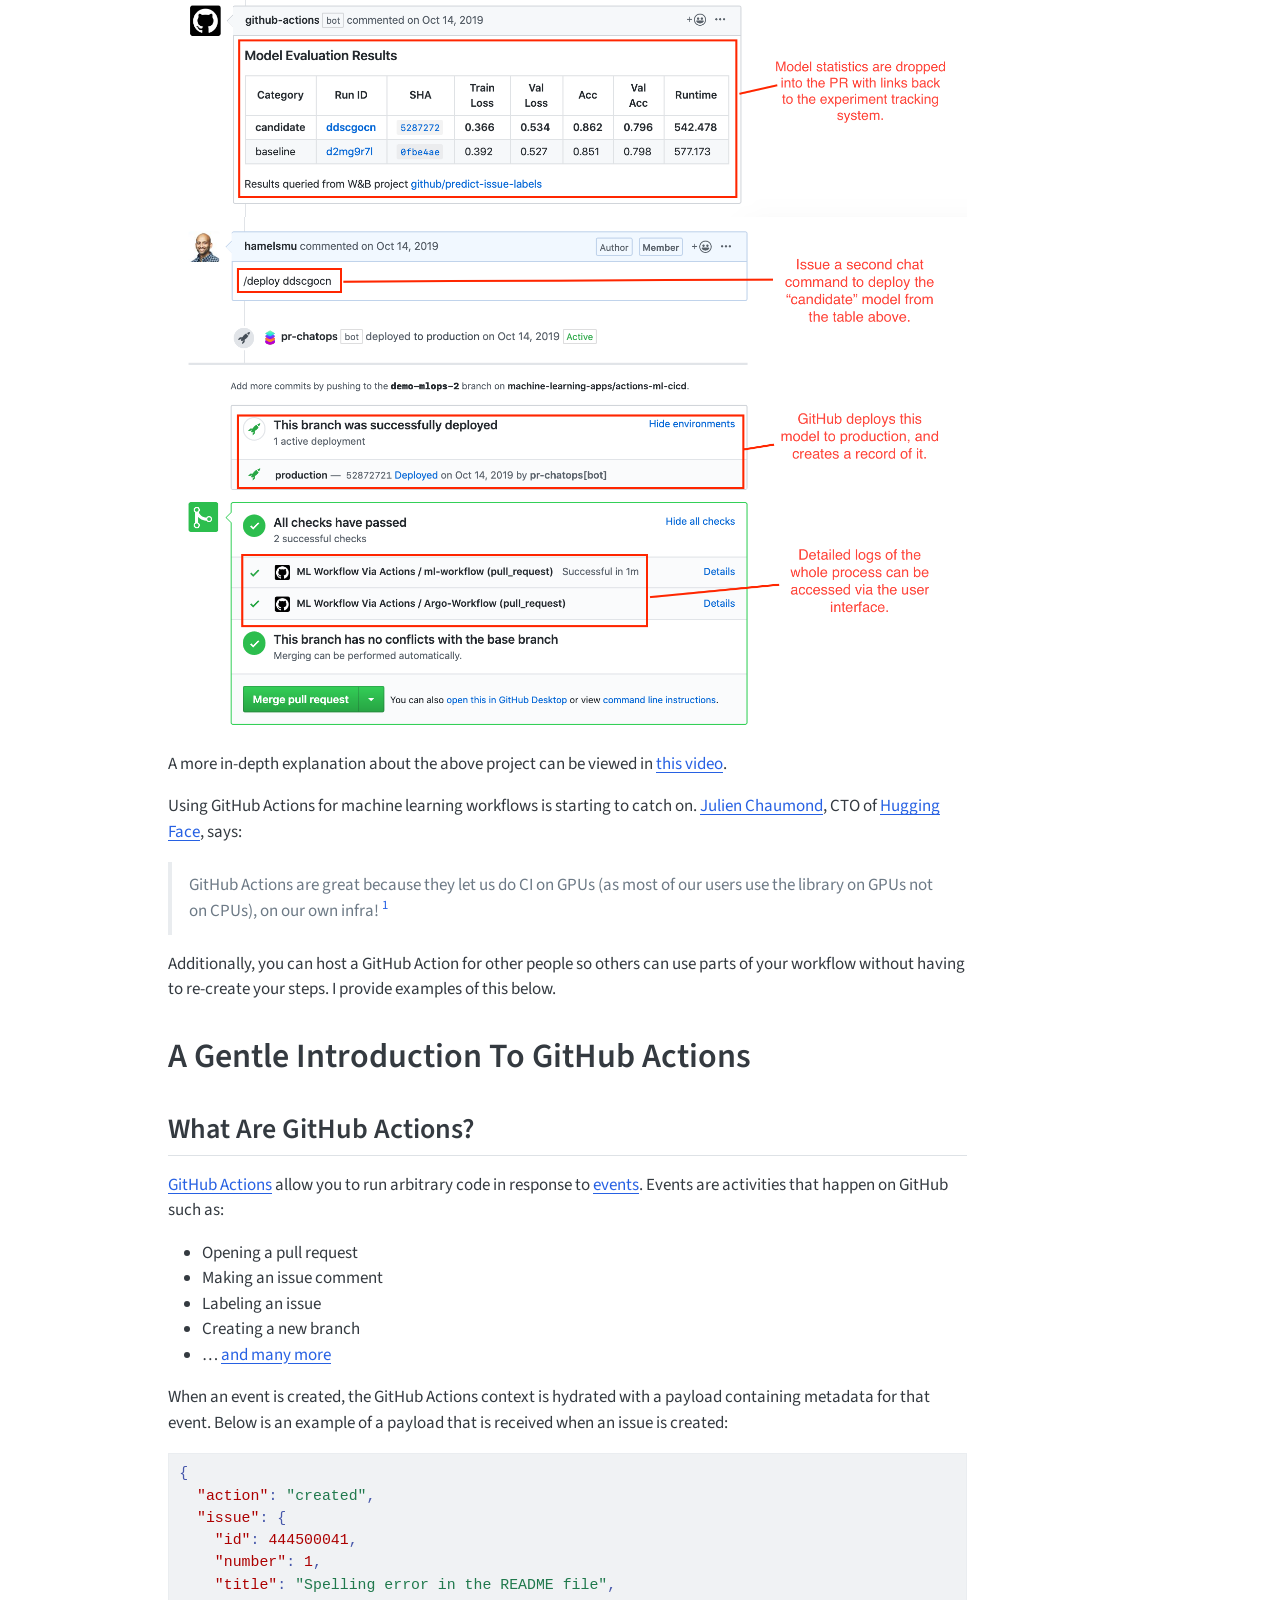
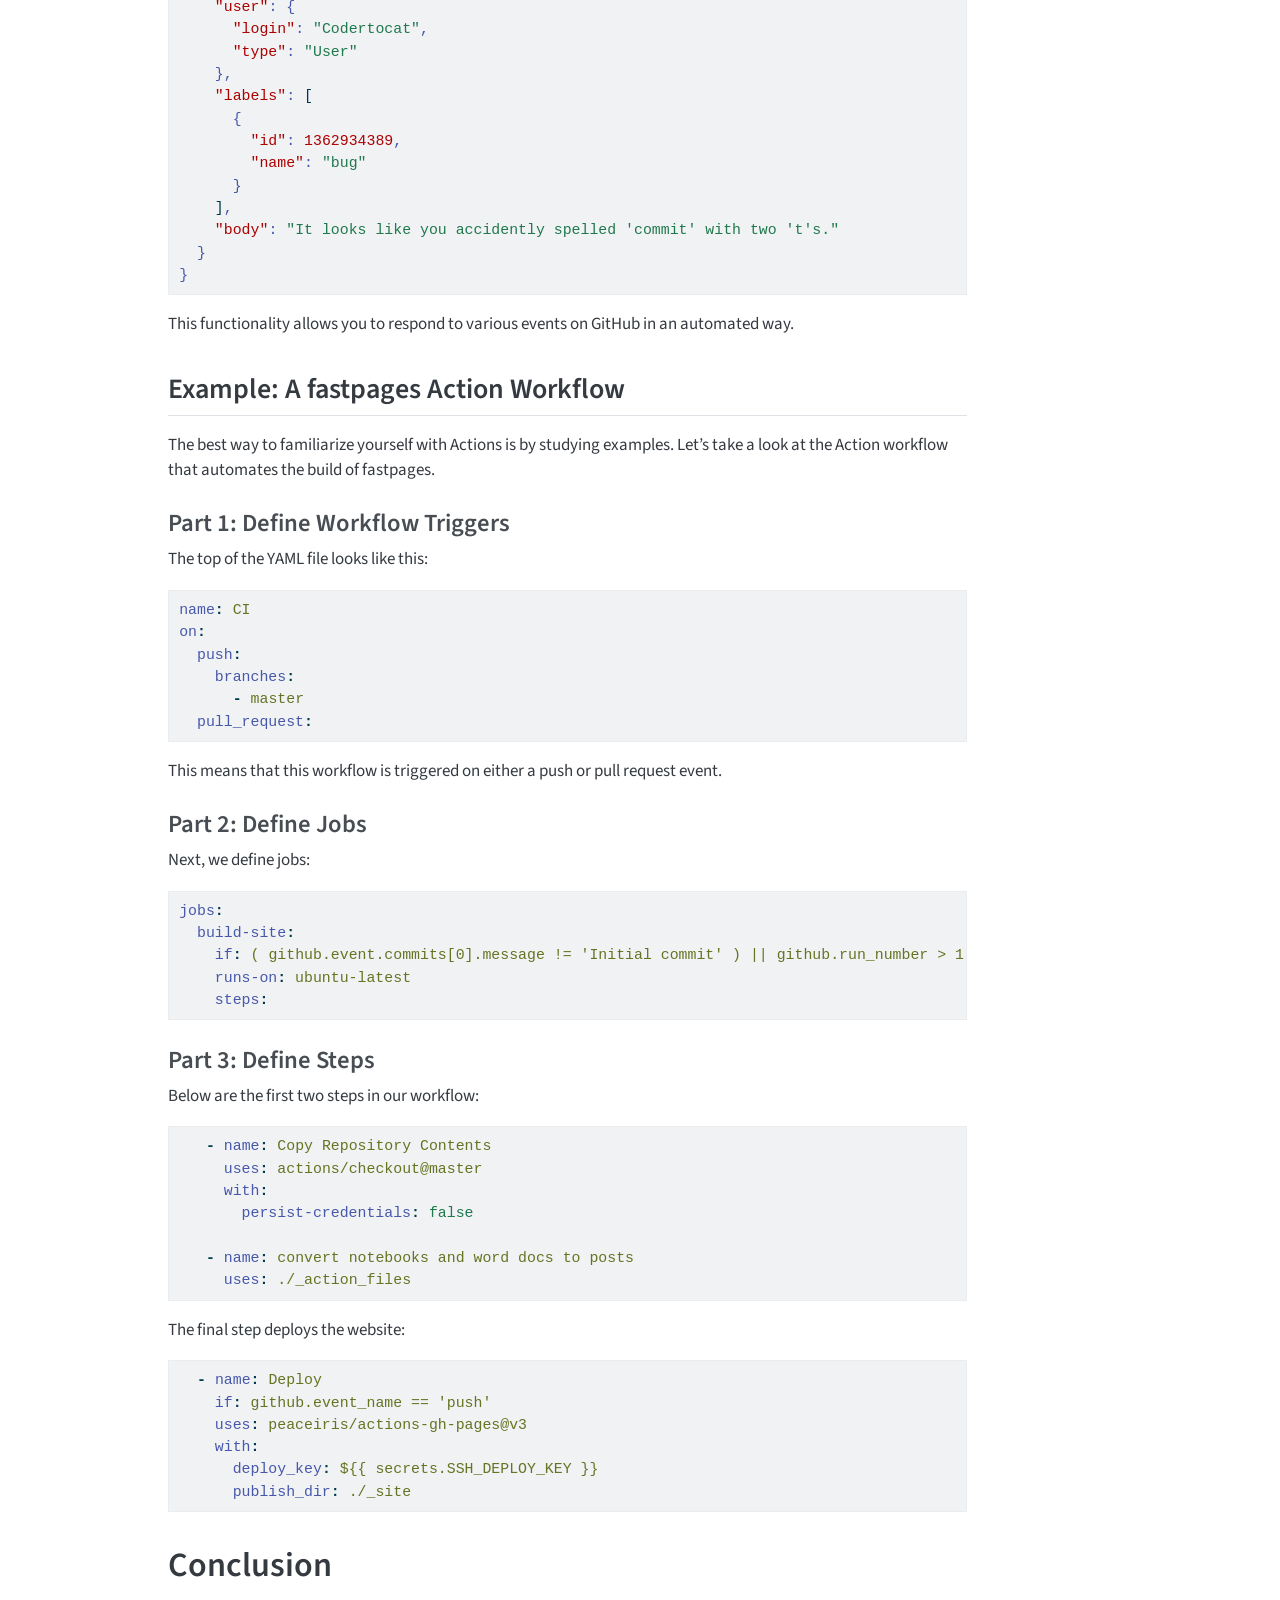
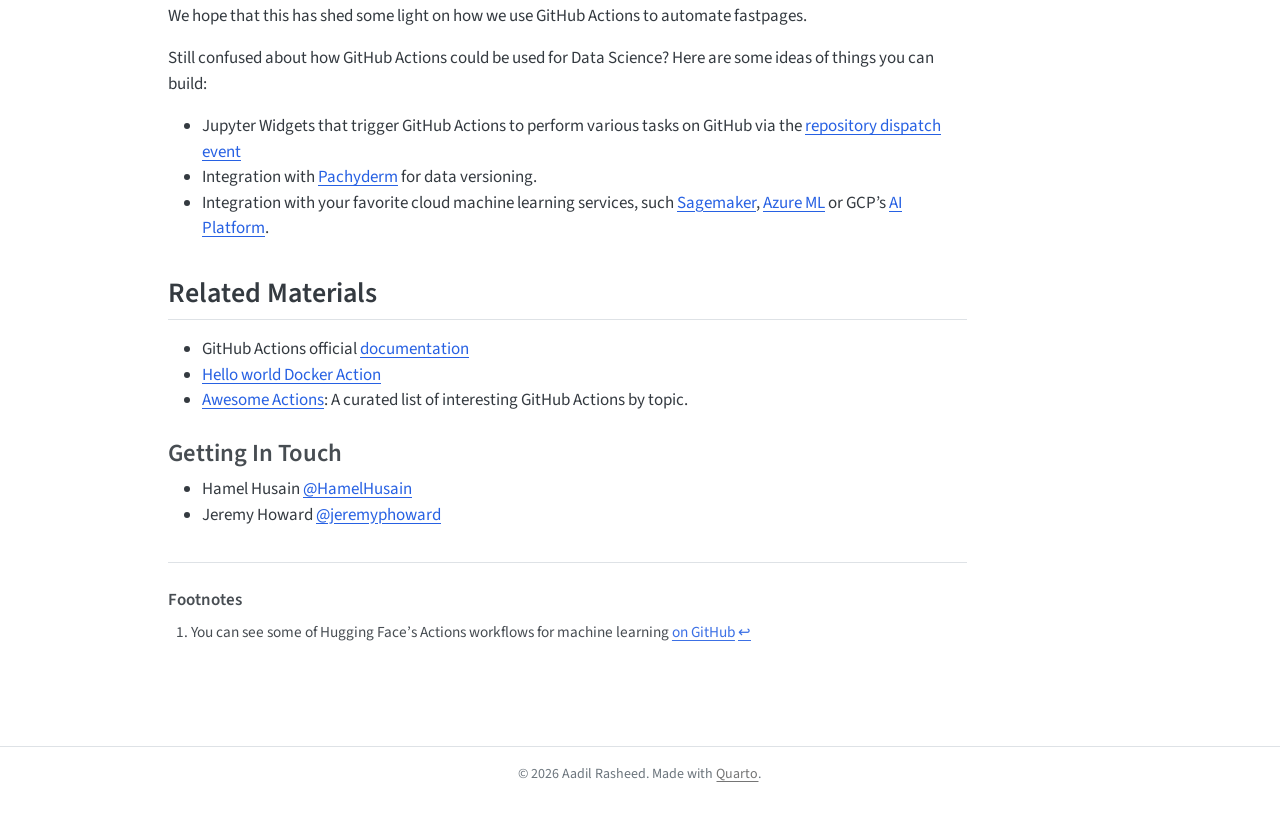
<file: posts/2020-03-06-fastpages-actions.html>
<!DOCTYPE html>
<html xmlns="http://www.w3.org/1999/xhtml" lang="en" xml:lang="en"><head>

<meta charset="utf-8">
<meta name="generator" content="quarto-1.8.27">

<meta name="viewport" content="width=device-width, initial-scale=1.0, user-scalable=yes">

<meta name="author" content="Hamel Husain &amp; Jeremy Howard">
<meta name="dcterms.date" content="2020-03-06">
<meta name="description" content="A Tutorial on GitHub Actions For Data Scientists">

<title>GitHub Actions: Providing Data Scientists With New Superpowers – Aadil Rasheed</title>
<style>
code{white-space: pre-wrap;}
span.smallcaps{font-variant: small-caps;}
div.columns{display: flex; gap: min(4vw, 1.5em);}
div.column{flex: auto; overflow-x: auto;}
div.hanging-indent{margin-left: 1.5em; text-indent: -1.5em;}
ul.task-list{list-style: none;}
ul.task-list li input[type="checkbox"] {
  width: 0.8em;
  margin: 0 0.8em 0.2em -1em; /* quarto-specific, see https://github.com/quarto-dev/quarto-cli/issues/4556 */ 
  vertical-align: middle;
}
/* CSS for syntax highlighting */
html { -webkit-text-size-adjust: 100%; }
pre > code.sourceCode { white-space: pre; position: relative; }
pre > code.sourceCode > span { display: inline-block; line-height: 1.25; }
pre > code.sourceCode > span:empty { height: 1.2em; }
.sourceCode { overflow: visible; }
code.sourceCode > span { color: inherit; text-decoration: inherit; }
div.sourceCode { margin: 1em 0; }
pre.sourceCode { margin: 0; }
@media screen {
div.sourceCode { overflow: auto; }
}
@media print {
pre > code.sourceCode { white-space: pre-wrap; }
pre > code.sourceCode > span { text-indent: -5em; padding-left: 5em; }
}
pre.numberSource code
  { counter-reset: source-line 0; }
pre.numberSource code > span
  { position: relative; left: -4em; counter-increment: source-line; }
pre.numberSource code > span > a:first-child::before
  { content: counter(source-line);
    position: relative; left: -1em; text-align: right; vertical-align: baseline;
    border: none; display: inline-block;
    -webkit-touch-callout: none; -webkit-user-select: none;
    -khtml-user-select: none; -moz-user-select: none;
    -ms-user-select: none; user-select: none;
    padding: 0 4px; width: 4em;
  }
pre.numberSource { margin-left: 3em;  padding-left: 4px; }
div.sourceCode
  {   }
@media screen {
pre > code.sourceCode > span > a:first-child::before { text-decoration: underline; }
}
</style>


<script src="../site_libs/quarto-nav/quarto-nav.js"></script>
<script src="../site_libs/quarto-nav/headroom.min.js"></script>
<script src="../site_libs/clipboard/clipboard.min.js"></script>
<script src="../site_libs/quarto-search/autocomplete.umd.js"></script>
<script src="../site_libs/quarto-search/fuse.min.js"></script>
<script src="../site_libs/quarto-search/quarto-search.js"></script>
<meta name="quarto:offset" content="../">
<link href="../images/favicon.ico" rel="icon">
<script src="../site_libs/quarto-html/quarto.js" type="module"></script>
<script src="../site_libs/quarto-html/tabsets/tabsets.js" type="module"></script>
<script src="../site_libs/quarto-html/axe/axe-check.js" type="module"></script>
<script src="../site_libs/quarto-html/popper.min.js"></script>
<script src="../site_libs/quarto-html/tippy.umd.min.js"></script>
<script src="../site_libs/quarto-html/anchor.min.js"></script>
<link href="../site_libs/quarto-html/tippy.css" rel="stylesheet">
<link href="../site_libs/quarto-html/quarto-syntax-highlighting-ed96de9b727972fe78a7b5d16c58bf87.css" rel="stylesheet" id="quarto-text-highlighting-styles">
<script src="../site_libs/bootstrap/bootstrap.min.js"></script>
<link href="../site_libs/bootstrap/bootstrap-icons.css" rel="stylesheet">
<link href="../site_libs/bootstrap/bootstrap-afa37c5c79185640b9c231024f4fe5ea.min.css" rel="stylesheet" append-hash="true" id="quarto-bootstrap" data-mode="light">
<script id="quarto-search-options" type="application/json">{
  "location": "navbar",
  "copy-button": false,
  "collapse-after": 3,
  "panel-placement": "end",
  "type": "overlay",
  "limit": 50,
  "keyboard-shortcut": [
    "f",
    "/",
    "s"
  ],
  "show-item-context": false,
  "language": {
    "search-no-results-text": "No results",
    "search-matching-documents-text": "matching documents",
    "search-copy-link-title": "Copy link to search",
    "search-hide-matches-text": "Hide additional matches",
    "search-more-match-text": "more match in this document",
    "search-more-matches-text": "more matches in this document",
    "search-clear-button-title": "Clear",
    "search-text-placeholder": "",
    "search-detached-cancel-button-title": "Cancel",
    "search-submit-button-title": "Submit",
    "search-label": "Search"
  }
}</script>


<link rel="stylesheet" href="../styles.css">
</head>

<body class="nav-fixed quarto-light">

<div id="quarto-search-results"></div>
  <header id="quarto-header" class="headroom fixed-top">
    <nav class="navbar navbar-expand-lg " data-bs-theme="dark">
      <div class="navbar-container container-fluid">
      <div class="navbar-brand-container mx-auto">
    <a class="navbar-brand" href="../index.html">
    <span class="navbar-title">Aadil Rasheed</span>
    </a>
  </div>
            <div id="quarto-search" class="" title="Search"></div>
          <button class="navbar-toggler" type="button" data-bs-toggle="collapse" data-bs-target="#navbarCollapse" aria-controls="navbarCollapse" role="menu" aria-expanded="false" aria-label="Toggle navigation" onclick="if (window.quartoToggleHeadroom) { window.quartoToggleHeadroom(); }">
  <span class="navbar-toggler-icon"></span>
</button>
          <div class="collapse navbar-collapse" id="navbarCollapse">
            <ul class="navbar-nav navbar-nav-scroll me-auto">
  <li class="nav-item">
    <a class="nav-link" href="../index.html"> 
<span class="menu-text">Home</span></a>
  </li>  
  <li class="nav-item">
    <a class="nav-link" href="../posts/index.html"> 
<span class="menu-text">Blog</span></a>
  </li>  
  <li class="nav-item">
    <a class="nav-link" href="../about.html"> 
<span class="menu-text">About</span></a>
  </li>  
</ul>
            <ul class="navbar-nav navbar-nav-scroll ms-auto">
  <li class="nav-item compact">
    <a class="nav-link" href="https://github.com/your-username"> <i class="bi bi-github" role="img">
</i> 
<span class="menu-text"></span></a>
  </li>  
  <li class="nav-item compact">
    <a class="nav-link" href="https://twitter.com/Aadilcifer"> <i class="bi bi-twitter" role="img">
</i> 
<span class="menu-text"></span></a>
  </li>  
</ul>
          </div> <!-- /navcollapse -->
            <div class="quarto-navbar-tools">
</div>
      </div> <!-- /container-fluid -->
    </nav>
</header>
<!-- content -->
<div id="quarto-content" class="quarto-container page-columns page-rows-contents page-layout-article page-navbar">
<!-- sidebar -->
<!-- margin-sidebar -->
    <div id="quarto-margin-sidebar" class="sidebar margin-sidebar">
        <nav id="TOC" role="doc-toc" class="toc-active">
    <h2 id="toc-title">On this page</h2>
   
  <ul>
  <li><a href="#what-superpowers" id="toc-what-superpowers" class="nav-link active" data-scroll-target="#what-superpowers">What Superpowers?</a>
  <ul class="collapse">
  <li><a href="#fastpages" id="toc-fastpages" class="nav-link" data-scroll-target="#fastpages">fastpages</a></li>
  <li><a href="#machine-learning-ops" id="toc-machine-learning-ops" class="nav-link" data-scroll-target="#machine-learning-ops">Machine Learning Ops</a></li>
  </ul></li>
  <li><a href="#a-gentle-introduction-to-github-actions" id="toc-a-gentle-introduction-to-github-actions" class="nav-link" data-scroll-target="#a-gentle-introduction-to-github-actions">A Gentle Introduction To GitHub Actions</a>
  <ul class="collapse">
  <li><a href="#what-are-github-actions" id="toc-what-are-github-actions" class="nav-link" data-scroll-target="#what-are-github-actions">What Are GitHub Actions?</a></li>
  <li><a href="#example-a-fastpages-action-workflow" id="toc-example-a-fastpages-action-workflow" class="nav-link" data-scroll-target="#example-a-fastpages-action-workflow">Example: A fastpages Action Workflow</a>
  <ul class="collapse">
  <li><a href="#part-1-define-workflow-triggers" id="toc-part-1-define-workflow-triggers" class="nav-link" data-scroll-target="#part-1-define-workflow-triggers">Part 1: Define Workflow Triggers</a></li>
  <li><a href="#part-2-define-jobs" id="toc-part-2-define-jobs" class="nav-link" data-scroll-target="#part-2-define-jobs">Part 2: Define Jobs</a></li>
  <li><a href="#part-3-define-steps" id="toc-part-3-define-steps" class="nav-link" data-scroll-target="#part-3-define-steps">Part 3: Define Steps</a></li>
  </ul></li>
  </ul></li>
  <li><a href="#conclusion" id="toc-conclusion" class="nav-link" data-scroll-target="#conclusion">Conclusion</a>
  <ul class="collapse">
  <li><a href="#related-materials" id="toc-related-materials" class="nav-link" data-scroll-target="#related-materials">Related Materials</a>
  <ul class="collapse">
  <li><a href="#getting-in-touch" id="toc-getting-in-touch" class="nav-link" data-scroll-target="#getting-in-touch">Getting In Touch</a></li>
  </ul></li>
  </ul></li>
  </ul>
</nav>
    </div>
<!-- main -->
<main class="content" id="quarto-document-content">

<header id="title-block-header" class="quarto-title-block default">
<div class="quarto-title">
<h1 class="title">GitHub Actions: Providing Data Scientists With New Superpowers</h1>
  <div class="quarto-categories">
    <div class="quarto-category">actions</div>
    <div class="quarto-category">markdown</div>
  </div>
  </div>

<div>
  <div class="description">
    A Tutorial on GitHub Actions For Data Scientists
  </div>
</div>


<div class="quarto-title-meta">

    <div>
    <div class="quarto-title-meta-heading">Author</div>
    <div class="quarto-title-meta-contents">
             <p>Hamel Husain &amp; Jeremy Howard </p>
          </div>
  </div>
    
    <div>
    <div class="quarto-title-meta-heading">Published</div>
    <div class="quarto-title-meta-contents">
      <p class="date">March 6, 2020</p>
    </div>
  </div>
  
    
  </div>
  


</header>


<section id="what-superpowers" class="level1">
<h1>What Superpowers?</h1>
<p>Hi, I’m <a href="https://twitter.com/HamelHusain">Hamel Husain</a>. I’m a machine learning engineer at GitHub. Recently, GitHub released a new product called <a href="https://github.com/features/actions">GitHub Actions</a>, which has mostly flown under the radar in the machine learning and data science community as just another continuous integration tool.</p>
<p>Recently, I’ve been able to use GitHub Actions to build some very unique tools for Data Scientists, which I want to share with you today. Most importantly, I hope to get you excited about GitHub Actions, and the promise it has for giving you new superpowers as a Data Scientist. Here are two projects I recently built with Actions that show off its potential:</p>
<section id="fastpages" class="level2">
<h2 class="anchored" data-anchor-id="fastpages">fastpages</h2>
<p><a href="https://github.com/fastai/fastpages">fastpages</a> is an automated, open-source blogging platform with enhanced support for Jupyter notebooks. You save your notebooks, markdown, or Word docs into a directory on GitHub, and they automatically become blog posts.</p>
</section>
<section id="machine-learning-ops" class="level2">
<h2 class="anchored" data-anchor-id="machine-learning-ops">Machine Learning Ops</h2>
<p>Wouldn’t it be cool if you could invoke a chatbot natively on GitHub to test your machine learning models on the infrastructure of your choice (GPUs), log all the results, and give you a rich report back in a pull request so that everyone could see the results? You can with GitHub Actions!</p>
<p>Consider the below annotated screenshot of <a href="https://github.com/machine-learning-apps/actions-ml-cicd/pull/34">this Pull Request</a>:</p>
<p><img src="../images/fastpages_posts/actions/pr_1.png" class="img-fluid"> <img src="../images/fastpages_posts/actions/pr_2.png" class="img-fluid"></p>
<p>A more in-depth explanation about the above project can be viewed in <a href="https://youtu.be/Ll50l3fsoYs">this video</a>.</p>
<p>Using GitHub Actions for machine learning workflows is starting to catch on. <a href="https://twitter.com/julien_c">Julien Chaumond</a>, CTO of <a href="https://huggingface.co/">Hugging Face</a>, says:</p>
<blockquote class="blockquote">
<p>GitHub Actions are great because they let us do CI on GPUs (as most of our users use the library on GPUs not on CPUs), on our own infra! <a href="#fn1" class="footnote-ref" id="fnref1" role="doc-noteref"><sup>1</sup></a></p>
</blockquote>
<p>Additionally, you can host a GitHub Action for other people so others can use parts of your workflow without having to re-create your steps. I provide examples of this below.</p>
</section>
</section>
<section id="a-gentle-introduction-to-github-actions" class="level1">
<h1>A Gentle Introduction To GitHub Actions</h1>
<section id="what-are-github-actions" class="level2">
<h2 class="anchored" data-anchor-id="what-are-github-actions">What Are GitHub Actions?</h2>
<p><a href="https://github.com/features/actions">GitHub Actions</a> allow you to run arbitrary code in response to <a href="https://help.github.com/en/actions/reference/events-that-trigger-workflows">events</a>. Events are activities that happen on GitHub such as:</p>
<ul>
<li>Opening a pull request</li>
<li>Making an issue comment</li>
<li>Labeling an issue</li>
<li>Creating a new branch</li>
<li>… <a href="https://help.github.com/en/actions/reference/events-that-trigger-workflows">and many more</a></li>
</ul>
<p>When an event is created, the GitHub Actions context is hydrated with a payload containing metadata for that event. Below is an example of a payload that is received when an issue is created:</p>
<div class="code-copy-outer-scaffold"><div class="sourceCode" id="cb1"><pre class="sourceCode json code-with-copy"><code class="sourceCode json"><span id="cb1-1"><a href="#cb1-1" aria-hidden="true" tabindex="-1"></a><span class="fu">{</span></span>
<span id="cb1-2"><a href="#cb1-2" aria-hidden="true" tabindex="-1"></a>  <span class="dt">"action"</span><span class="fu">:</span> <span class="st">"created"</span><span class="fu">,</span></span>
<span id="cb1-3"><a href="#cb1-3" aria-hidden="true" tabindex="-1"></a>  <span class="dt">"issue"</span><span class="fu">:</span> <span class="fu">{</span></span>
<span id="cb1-4"><a href="#cb1-4" aria-hidden="true" tabindex="-1"></a>    <span class="dt">"id"</span><span class="fu">:</span> <span class="dv">444500041</span><span class="fu">,</span></span>
<span id="cb1-5"><a href="#cb1-5" aria-hidden="true" tabindex="-1"></a>    <span class="dt">"number"</span><span class="fu">:</span> <span class="dv">1</span><span class="fu">,</span></span>
<span id="cb1-6"><a href="#cb1-6" aria-hidden="true" tabindex="-1"></a>    <span class="dt">"title"</span><span class="fu">:</span> <span class="st">"Spelling error in the README file"</span><span class="fu">,</span></span>
<span id="cb1-7"><a href="#cb1-7" aria-hidden="true" tabindex="-1"></a>    <span class="dt">"user"</span><span class="fu">:</span> <span class="fu">{</span></span>
<span id="cb1-8"><a href="#cb1-8" aria-hidden="true" tabindex="-1"></a>      <span class="dt">"login"</span><span class="fu">:</span> <span class="st">"Codertocat"</span><span class="fu">,</span></span>
<span id="cb1-9"><a href="#cb1-9" aria-hidden="true" tabindex="-1"></a>      <span class="dt">"type"</span><span class="fu">:</span> <span class="st">"User"</span></span>
<span id="cb1-10"><a href="#cb1-10" aria-hidden="true" tabindex="-1"></a>    <span class="fu">},</span></span>
<span id="cb1-11"><a href="#cb1-11" aria-hidden="true" tabindex="-1"></a>    <span class="dt">"labels"</span><span class="fu">:</span> <span class="ot">[</span></span>
<span id="cb1-12"><a href="#cb1-12" aria-hidden="true" tabindex="-1"></a>      <span class="fu">{</span></span>
<span id="cb1-13"><a href="#cb1-13" aria-hidden="true" tabindex="-1"></a>        <span class="dt">"id"</span><span class="fu">:</span> <span class="dv">1362934389</span><span class="fu">,</span></span>
<span id="cb1-14"><a href="#cb1-14" aria-hidden="true" tabindex="-1"></a>        <span class="dt">"name"</span><span class="fu">:</span> <span class="st">"bug"</span></span>
<span id="cb1-15"><a href="#cb1-15" aria-hidden="true" tabindex="-1"></a>      <span class="fu">}</span></span>
<span id="cb1-16"><a href="#cb1-16" aria-hidden="true" tabindex="-1"></a>    <span class="ot">]</span><span class="fu">,</span></span>
<span id="cb1-17"><a href="#cb1-17" aria-hidden="true" tabindex="-1"></a>    <span class="dt">"body"</span><span class="fu">:</span> <span class="st">"It looks like you accidently spelled 'commit' with two 't's."</span></span>
<span id="cb1-18"><a href="#cb1-18" aria-hidden="true" tabindex="-1"></a>  <span class="fu">}</span></span>
<span id="cb1-19"><a href="#cb1-19" aria-hidden="true" tabindex="-1"></a><span class="fu">}</span></span></code></pre></div><button title="Copy to Clipboard" class="code-copy-button"><i class="bi"></i></button></div>
<p>This functionality allows you to respond to various events on GitHub in an automated way.</p>
</section>
<section id="example-a-fastpages-action-workflow" class="level2">
<h2 class="anchored" data-anchor-id="example-a-fastpages-action-workflow">Example: A fastpages Action Workflow</h2>
<p>The best way to familiarize yourself with Actions is by studying examples. Let’s take a look at the Action workflow that automates the build of fastpages.</p>
<section id="part-1-define-workflow-triggers" class="level3">
<h3 class="anchored" data-anchor-id="part-1-define-workflow-triggers">Part 1: Define Workflow Triggers</h3>
<p>The top of the YAML file looks like this:</p>
<div class="code-copy-outer-scaffold"><div class="sourceCode" id="cb2"><pre class="sourceCode yaml code-with-copy"><code class="sourceCode yaml"><span id="cb2-1"><a href="#cb2-1" aria-hidden="true" tabindex="-1"></a><span class="fu">name</span><span class="kw">:</span><span class="at"> CI</span></span>
<span id="cb2-2"><a href="#cb2-2" aria-hidden="true" tabindex="-1"></a><span class="fu">on</span><span class="kw">:</span></span>
<span id="cb2-3"><a href="#cb2-3" aria-hidden="true" tabindex="-1"></a><span class="at">  </span><span class="fu">push</span><span class="kw">:</span></span>
<span id="cb2-4"><a href="#cb2-4" aria-hidden="true" tabindex="-1"></a><span class="at">    </span><span class="fu">branches</span><span class="kw">:</span></span>
<span id="cb2-5"><a href="#cb2-5" aria-hidden="true" tabindex="-1"></a><span class="at">      </span><span class="kw">-</span><span class="at"> master</span></span>
<span id="cb2-6"><a href="#cb2-6" aria-hidden="true" tabindex="-1"></a><span class="at">  </span><span class="fu">pull_request</span><span class="kw">:</span></span></code></pre></div><button title="Copy to Clipboard" class="code-copy-button"><i class="bi"></i></button></div>
<p>This means that this workflow is triggered on either a push or pull request event.</p>
</section>
<section id="part-2-define-jobs" class="level3">
<h3 class="anchored" data-anchor-id="part-2-define-jobs">Part 2: Define Jobs</h3>
<p>Next, we define jobs:</p>
<div class="code-copy-outer-scaffold"><div class="sourceCode" id="cb3"><pre class="sourceCode yaml code-with-copy"><code class="sourceCode yaml"><span id="cb3-1"><a href="#cb3-1" aria-hidden="true" tabindex="-1"></a><span class="fu">jobs</span><span class="kw">:</span></span>
<span id="cb3-2"><a href="#cb3-2" aria-hidden="true" tabindex="-1"></a><span class="at">  </span><span class="fu">build-site</span><span class="kw">:</span></span>
<span id="cb3-3"><a href="#cb3-3" aria-hidden="true" tabindex="-1"></a><span class="at">    </span><span class="fu">if</span><span class="kw">:</span><span class="at"> ( github.event.commits[0].message != 'Initial commit' ) || github.run_number &gt; 1</span></span>
<span id="cb3-4"><a href="#cb3-4" aria-hidden="true" tabindex="-1"></a><span class="at">    </span><span class="fu">runs-on</span><span class="kw">:</span><span class="at"> ubuntu-latest</span></span>
<span id="cb3-5"><a href="#cb3-5" aria-hidden="true" tabindex="-1"></a><span class="at">    </span><span class="fu">steps</span><span class="kw">:</span></span></code></pre></div><button title="Copy to Clipboard" class="code-copy-button"><i class="bi"></i></button></div>
</section>
<section id="part-3-define-steps" class="level3">
<h3 class="anchored" data-anchor-id="part-3-define-steps">Part 3: Define Steps</h3>
<p>Below are the first two steps in our workflow:</p>
<div class="code-copy-outer-scaffold"><div class="sourceCode" id="cb4"><pre class="sourceCode yaml code-with-copy"><code class="sourceCode yaml"><span id="cb4-1"><a href="#cb4-1" aria-hidden="true" tabindex="-1"></a><span class="at">   </span><span class="kw">-</span><span class="at"> </span><span class="fu">name</span><span class="kw">:</span><span class="at"> Copy Repository Contents</span></span>
<span id="cb4-2"><a href="#cb4-2" aria-hidden="true" tabindex="-1"></a><span class="at">     </span><span class="fu">uses</span><span class="kw">:</span><span class="at"> actions/checkout@master</span></span>
<span id="cb4-3"><a href="#cb4-3" aria-hidden="true" tabindex="-1"></a><span class="at">     </span><span class="fu">with</span><span class="kw">:</span></span>
<span id="cb4-4"><a href="#cb4-4" aria-hidden="true" tabindex="-1"></a><span class="at">       </span><span class="fu">persist-credentials</span><span class="kw">:</span><span class="at"> </span><span class="ch">false</span></span>
<span id="cb4-5"><a href="#cb4-5" aria-hidden="true" tabindex="-1"></a></span>
<span id="cb4-6"><a href="#cb4-6" aria-hidden="true" tabindex="-1"></a><span class="at">   </span><span class="kw">-</span><span class="at"> </span><span class="fu">name</span><span class="kw">:</span><span class="at"> convert notebooks and word docs to posts</span></span>
<span id="cb4-7"><a href="#cb4-7" aria-hidden="true" tabindex="-1"></a><span class="at">     </span><span class="fu">uses</span><span class="kw">:</span><span class="at"> ./_action_files</span></span></code></pre></div><button title="Copy to Clipboard" class="code-copy-button"><i class="bi"></i></button></div>
<p>The final step deploys the website:</p>
<div class="code-copy-outer-scaffold"><div class="sourceCode" id="cb5"><pre class="sourceCode yaml code-with-copy"><code class="sourceCode yaml"><span id="cb5-1"><a href="#cb5-1" aria-hidden="true" tabindex="-1"></a><span class="at">  </span><span class="kw">-</span><span class="at"> </span><span class="fu">name</span><span class="kw">:</span><span class="at"> Deploy</span></span>
<span id="cb5-2"><a href="#cb5-2" aria-hidden="true" tabindex="-1"></a><span class="at">    </span><span class="fu">if</span><span class="kw">:</span><span class="at"> github.event_name == 'push'</span></span>
<span id="cb5-3"><a href="#cb5-3" aria-hidden="true" tabindex="-1"></a><span class="at">    </span><span class="fu">uses</span><span class="kw">:</span><span class="at"> peaceiris/actions-gh-pages@v3</span></span>
<span id="cb5-4"><a href="#cb5-4" aria-hidden="true" tabindex="-1"></a><span class="at">    </span><span class="fu">with</span><span class="kw">:</span></span>
<span id="cb5-5"><a href="#cb5-5" aria-hidden="true" tabindex="-1"></a><span class="at">      </span><span class="fu">deploy_key</span><span class="kw">:</span><span class="at"> ${{ secrets.SSH_DEPLOY_KEY }}</span></span>
<span id="cb5-6"><a href="#cb5-6" aria-hidden="true" tabindex="-1"></a><span class="at">      </span><span class="fu">publish_dir</span><span class="kw">:</span><span class="at"> ./_site</span></span></code></pre></div><button title="Copy to Clipboard" class="code-copy-button"><i class="bi"></i></button></div>
</section>
</section>
</section>
<section id="conclusion" class="level1">
<h1>Conclusion</h1>
<p>We hope that this has shed some light on how we use GitHub Actions to automate fastpages.</p>
<p>Still confused about how GitHub Actions could be used for Data Science? Here are some ideas of things you can build:</p>
<ul>
<li>Jupyter Widgets that trigger GitHub Actions to perform various tasks on GitHub via the <a href="https://help.github.com/en/actions/reference/events-that-trigger-workflows#external-events-repository_dispatch">repository dispatch event</a></li>
<li>Integration with <a href="https://www.pachyderm.com/">Pachyderm</a> for data versioning.</li>
<li>Integration with your favorite cloud machine learning services, such <a href="https://aws.amazon.com/sagemaker/">Sagemaker</a>, <a href="https://azure.microsoft.com/en-us/free/machine-learning/">Azure ML</a> or GCP’s <a href="https://cloud.google.com/ai-platform">AI Platform</a>.</li>
</ul>
<section id="related-materials" class="level2">
<h2 class="anchored" data-anchor-id="related-materials">Related Materials</h2>
<ul>
<li>GitHub Actions official <a href="https://help.github.com/en/actions">documentation</a></li>
<li><a href="https://github.com/actions/hello-world-docker-action">Hello world Docker Action</a></li>
<li><a href="https://github.com/sdras/awesome-actions">Awesome Actions</a>: A curated list of interesting GitHub Actions by topic.</li>
</ul>
<section id="getting-in-touch" class="level3">
<h3 class="anchored" data-anchor-id="getting-in-touch">Getting In Touch</h3>
<ul>
<li>Hamel Husain <a href="https://twitter.com/HamelHusain"><span class="citation" data-cites="HamelHusain">@HamelHusain</span></a></li>
<li>Jeremy Howard <a href="https://twitter.com/jeremyphoward"><span class="citation" data-cites="jeremyphoward">@jeremyphoward</span></a></li>
</ul>


</section>
</section>
</section>


<div id="quarto-appendix" class="default"><section id="footnotes" class="footnotes footnotes-end-of-document" role="doc-endnotes"><h2 class="anchored quarto-appendix-heading">Footnotes</h2>

<ol>
<li id="fn1"><p>You can see some of Hugging Face’s Actions workflows for machine learning <a href="https://github.com/huggingface/transformers/tree/master/.github/workflows">on GitHub</a><a href="#fnref1" class="footnote-back" role="doc-backlink">↩︎</a></p></li>
</ol>
</section></div></main> <!-- /main -->
<script id="quarto-html-after-body" type="application/javascript">
  window.document.addEventListener("DOMContentLoaded", function (event) {
    const icon = "";
    const anchorJS = new window.AnchorJS();
    anchorJS.options = {
      placement: 'right',
      icon: icon
    };
    anchorJS.add('.anchored');
    const isCodeAnnotation = (el) => {
      for (const clz of el.classList) {
        if (clz.startsWith('code-annotation-')) {                     
          return true;
        }
      }
      return false;
    }
    const onCopySuccess = function(e) {
      // button target
      const button = e.trigger;
      // don't keep focus
      button.blur();
      // flash "checked"
      button.classList.add('code-copy-button-checked');
      var currentTitle = button.getAttribute("title");
      button.setAttribute("title", "Copied!");
      let tooltip;
      if (window.bootstrap) {
        button.setAttribute("data-bs-toggle", "tooltip");
        button.setAttribute("data-bs-placement", "left");
        button.setAttribute("data-bs-title", "Copied!");
        tooltip = new bootstrap.Tooltip(button, 
          { trigger: "manual", 
            customClass: "code-copy-button-tooltip",
            offset: [0, -8]});
        tooltip.show();    
      }
      setTimeout(function() {
        if (tooltip) {
          tooltip.hide();
          button.removeAttribute("data-bs-title");
          button.removeAttribute("data-bs-toggle");
          button.removeAttribute("data-bs-placement");
        }
        button.setAttribute("title", currentTitle);
        button.classList.remove('code-copy-button-checked');
      }, 1000);
      // clear code selection
      e.clearSelection();
    }
    const getTextToCopy = function(trigger) {
      const outerScaffold = trigger.parentElement.cloneNode(true);
      const codeEl = outerScaffold.querySelector('code');
      for (const childEl of codeEl.children) {
        if (isCodeAnnotation(childEl)) {
          childEl.remove();
        }
      }
      return codeEl.innerText;
    }
    const clipboard = new window.ClipboardJS('.code-copy-button:not([data-in-quarto-modal])', {
      text: getTextToCopy
    });
    clipboard.on('success', onCopySuccess);
    if (window.document.getElementById('quarto-embedded-source-code-modal')) {
      const clipboardModal = new window.ClipboardJS('.code-copy-button[data-in-quarto-modal]', {
        text: getTextToCopy,
        container: window.document.getElementById('quarto-embedded-source-code-modal')
      });
      clipboardModal.on('success', onCopySuccess);
    }
      var localhostRegex = new RegExp(/^(?:http|https):\/\/localhost\:?[0-9]*\//);
      var mailtoRegex = new RegExp(/^mailto:/);
        var filterRegex = new RegExp("https:\/\/acifer\.github\.io\/fastpages");
      var isInternal = (href) => {
          return filterRegex.test(href) || localhostRegex.test(href) || mailtoRegex.test(href);
      }
      // Inspect non-navigation links and adorn them if external
     var links = window.document.querySelectorAll('a[href]:not(.nav-link):not(.navbar-brand):not(.toc-action):not(.sidebar-link):not(.sidebar-item-toggle):not(.pagination-link):not(.no-external):not([aria-hidden]):not(.dropdown-item):not(.quarto-navigation-tool):not(.about-link)');
      for (var i=0; i<links.length; i++) {
        const link = links[i];
        if (!isInternal(link.href)) {
          // undo the damage that might have been done by quarto-nav.js in the case of
          // links that we want to consider external
          if (link.dataset.originalHref !== undefined) {
            link.href = link.dataset.originalHref;
          }
        }
      }
    function tippyHover(el, contentFn, onTriggerFn, onUntriggerFn) {
      const config = {
        allowHTML: true,
        maxWidth: 500,
        delay: 100,
        arrow: false,
        appendTo: function(el) {
            return el.parentElement;
        },
        interactive: true,
        interactiveBorder: 10,
        theme: 'quarto',
        placement: 'bottom-start',
      };
      if (contentFn) {
        config.content = contentFn;
      }
      if (onTriggerFn) {
        config.onTrigger = onTriggerFn;
      }
      if (onUntriggerFn) {
        config.onUntrigger = onUntriggerFn;
      }
      window.tippy(el, config); 
    }
    const noterefs = window.document.querySelectorAll('a[role="doc-noteref"]');
    for (var i=0; i<noterefs.length; i++) {
      const ref = noterefs[i];
      tippyHover(ref, function() {
        // use id or data attribute instead here
        let href = ref.getAttribute('data-footnote-href') || ref.getAttribute('href');
        try { href = new URL(href).hash; } catch {}
        const id = href.replace(/^#\/?/, "");
        const note = window.document.getElementById(id);
        if (note) {
          return note.innerHTML;
        } else {
          return "";
        }
      });
    }
    const xrefs = window.document.querySelectorAll('a.quarto-xref');
    const processXRef = (id, note) => {
      // Strip column container classes
      const stripColumnClz = (el) => {
        el.classList.remove("page-full", "page-columns");
        if (el.children) {
          for (const child of el.children) {
            stripColumnClz(child);
          }
        }
      }
      stripColumnClz(note)
      if (id === null || id.startsWith('sec-')) {
        // Special case sections, only their first couple elements
        const container = document.createElement("div");
        if (note.children && note.children.length > 2) {
          container.appendChild(note.children[0].cloneNode(true));
          for (let i = 1; i < note.children.length; i++) {
            const child = note.children[i];
            if (child.tagName === "P" && child.innerText === "") {
              continue;
            } else {
              container.appendChild(child.cloneNode(true));
              break;
            }
          }
          if (window.Quarto?.typesetMath) {
            window.Quarto.typesetMath(container);
          }
          return container.innerHTML
        } else {
          if (window.Quarto?.typesetMath) {
            window.Quarto.typesetMath(note);
          }
          return note.innerHTML;
        }
      } else {
        // Remove any anchor links if they are present
        const anchorLink = note.querySelector('a.anchorjs-link');
        if (anchorLink) {
          anchorLink.remove();
        }
        if (window.Quarto?.typesetMath) {
          window.Quarto.typesetMath(note);
        }
        if (note.classList.contains("callout")) {
          return note.outerHTML;
        } else {
          return note.innerHTML;
        }
      }
    }
    for (var i=0; i<xrefs.length; i++) {
      const xref = xrefs[i];
      tippyHover(xref, undefined, function(instance) {
        instance.disable();
        let url = xref.getAttribute('href');
        let hash = undefined; 
        if (url.startsWith('#')) {
          hash = url;
        } else {
          try { hash = new URL(url).hash; } catch {}
        }
        if (hash) {
          const id = hash.replace(/^#\/?/, "");
          const note = window.document.getElementById(id);
          if (note !== null) {
            try {
              const html = processXRef(id, note.cloneNode(true));
              instance.setContent(html);
            } finally {
              instance.enable();
              instance.show();
            }
          } else {
            // See if we can fetch this
            fetch(url.split('#')[0])
            .then(res => res.text())
            .then(html => {
              const parser = new DOMParser();
              const htmlDoc = parser.parseFromString(html, "text/html");
              const note = htmlDoc.getElementById(id);
              if (note !== null) {
                const html = processXRef(id, note);
                instance.setContent(html);
              } 
            }).finally(() => {
              instance.enable();
              instance.show();
            });
          }
        } else {
          // See if we can fetch a full url (with no hash to target)
          // This is a special case and we should probably do some content thinning / targeting
          fetch(url)
          .then(res => res.text())
          .then(html => {
            const parser = new DOMParser();
            const htmlDoc = parser.parseFromString(html, "text/html");
            const note = htmlDoc.querySelector('main.content');
            if (note !== null) {
              // This should only happen for chapter cross references
              // (since there is no id in the URL)
              // remove the first header
              if (note.children.length > 0 && note.children[0].tagName === "HEADER") {
                note.children[0].remove();
              }
              const html = processXRef(null, note);
              instance.setContent(html);
            } 
          }).finally(() => {
            instance.enable();
            instance.show();
          });
        }
      }, function(instance) {
      });
    }
        let selectedAnnoteEl;
        const selectorForAnnotation = ( cell, annotation) => {
          let cellAttr = 'data-code-cell="' + cell + '"';
          let lineAttr = 'data-code-annotation="' +  annotation + '"';
          const selector = 'span[' + cellAttr + '][' + lineAttr + ']';
          return selector;
        }
        const selectCodeLines = (annoteEl) => {
          const doc = window.document;
          const targetCell = annoteEl.getAttribute("data-target-cell");
          const targetAnnotation = annoteEl.getAttribute("data-target-annotation");
          const annoteSpan = window.document.querySelector(selectorForAnnotation(targetCell, targetAnnotation));
          const lines = annoteSpan.getAttribute("data-code-lines").split(",");
          const lineIds = lines.map((line) => {
            return targetCell + "-" + line;
          })
          let top = null;
          let height = null;
          let parent = null;
          if (lineIds.length > 0) {
              //compute the position of the single el (top and bottom and make a div)
              const el = window.document.getElementById(lineIds[0]);
              top = el.offsetTop;
              height = el.offsetHeight;
              parent = el.parentElement.parentElement;
            if (lineIds.length > 1) {
              const lastEl = window.document.getElementById(lineIds[lineIds.length - 1]);
              const bottom = lastEl.offsetTop + lastEl.offsetHeight;
              height = bottom - top;
            }
            if (top !== null && height !== null && parent !== null) {
              // cook up a div (if necessary) and position it 
              let div = window.document.getElementById("code-annotation-line-highlight");
              if (div === null) {
                div = window.document.createElement("div");
                div.setAttribute("id", "code-annotation-line-highlight");
                div.style.position = 'absolute';
                parent.appendChild(div);
              }
              div.style.top = top - 2 + "px";
              div.style.height = height + 4 + "px";
              div.style.left = 0;
              let gutterDiv = window.document.getElementById("code-annotation-line-highlight-gutter");
              if (gutterDiv === null) {
                gutterDiv = window.document.createElement("div");
                gutterDiv.setAttribute("id", "code-annotation-line-highlight-gutter");
                gutterDiv.style.position = 'absolute';
                const codeCell = window.document.getElementById(targetCell);
                const gutter = codeCell.querySelector('.code-annotation-gutter');
                gutter.appendChild(gutterDiv);
              }
              gutterDiv.style.top = top - 2 + "px";
              gutterDiv.style.height = height + 4 + "px";
            }
            selectedAnnoteEl = annoteEl;
          }
        };
        const unselectCodeLines = () => {
          const elementsIds = ["code-annotation-line-highlight", "code-annotation-line-highlight-gutter"];
          elementsIds.forEach((elId) => {
            const div = window.document.getElementById(elId);
            if (div) {
              div.remove();
            }
          });
          selectedAnnoteEl = undefined;
        };
          // Handle positioning of the toggle
      window.addEventListener(
        "resize",
        throttle(() => {
          elRect = undefined;
          if (selectedAnnoteEl) {
            selectCodeLines(selectedAnnoteEl);
          }
        }, 10)
      );
      function throttle(fn, ms) {
      let throttle = false;
      let timer;
        return (...args) => {
          if(!throttle) { // first call gets through
              fn.apply(this, args);
              throttle = true;
          } else { // all the others get throttled
              if(timer) clearTimeout(timer); // cancel #2
              timer = setTimeout(() => {
                fn.apply(this, args);
                timer = throttle = false;
              }, ms);
          }
        };
      }
        // Attach click handler to the DT
        const annoteDls = window.document.querySelectorAll('dt[data-target-cell]');
        for (const annoteDlNode of annoteDls) {
          annoteDlNode.addEventListener('click', (event) => {
            const clickedEl = event.target;
            if (clickedEl !== selectedAnnoteEl) {
              unselectCodeLines();
              const activeEl = window.document.querySelector('dt[data-target-cell].code-annotation-active');
              if (activeEl) {
                activeEl.classList.remove('code-annotation-active');
              }
              selectCodeLines(clickedEl);
              clickedEl.classList.add('code-annotation-active');
            } else {
              // Unselect the line
              unselectCodeLines();
              clickedEl.classList.remove('code-annotation-active');
            }
          });
        }
    const findCites = (el) => {
      const parentEl = el.parentElement;
      if (parentEl) {
        const cites = parentEl.dataset.cites;
        if (cites) {
          return {
            el,
            cites: cites.split(' ')
          };
        } else {
          return findCites(el.parentElement)
        }
      } else {
        return undefined;
      }
    };
    var bibliorefs = window.document.querySelectorAll('a[role="doc-biblioref"]');
    for (var i=0; i<bibliorefs.length; i++) {
      const ref = bibliorefs[i];
      const citeInfo = findCites(ref);
      if (citeInfo) {
        tippyHover(citeInfo.el, function() {
          var popup = window.document.createElement('div');
          citeInfo.cites.forEach(function(cite) {
            var citeDiv = window.document.createElement('div');
            citeDiv.classList.add('hanging-indent');
            citeDiv.classList.add('csl-entry');
            var biblioDiv = window.document.getElementById('ref-' + cite);
            if (biblioDiv) {
              citeDiv.innerHTML = biblioDiv.innerHTML;
            }
            popup.appendChild(citeDiv);
          });
          return popup.innerHTML;
        });
      }
    }
  });
  </script>
</div> <!-- /content -->
<footer class="footer">
  <div class="nav-footer">
    <div class="nav-footer-left">
      &nbsp;
    </div>   
    <div class="nav-footer-center">
<p>© 2026 Aadil Rasheed. Made with <a href="https://quarto.org">Quarto</a>.</p>
</div>
    <div class="nav-footer-right">
      &nbsp;
    </div>
  </div>
</footer>




</body></html>
</file>
<file: site_libs/quarto-html/tippy.css>
.tippy-box[data-animation=fade][data-state=hidden]{opacity:0}[data-tippy-root]{max-width:calc(100vw - 10px)}.tippy-box{position:relative;background-color:#333;color:#fff;border-radius:4px;font-size:14px;line-height:1.4;white-space:normal;outline:0;transition-property:transform,visibility,opacity}.tippy-box[data-placement^=top]>.tippy-arrow{bottom:0}.tippy-box[data-placement^=top]>.tippy-arrow:before{bottom:-7px;left:0;border-width:8px 8px 0;border-top-color:initial;transform-origin:center top}.tippy-box[data-placement^=bottom]>.tippy-arrow{top:0}.tippy-box[data-placement^=bottom]>.tippy-arrow:before{top:-7px;left:0;border-width:0 8px 8px;border-bottom-color:initial;transform-origin:center bottom}.tippy-box[data-placement^=left]>.tippy-arrow{right:0}.tippy-box[data-placement^=left]>.tippy-arrow:before{border-width:8px 0 8px 8px;border-left-color:initial;right:-7px;transform-origin:center left}.tippy-box[data-placement^=right]>.tippy-arrow{left:0}.tippy-box[data-placement^=right]>.tippy-arrow:before{left:-7px;border-width:8px 8px 8px 0;border-right-color:initial;transform-origin:center right}.tippy-box[data-inertia][data-state=visible]{transition-timing-function:cubic-bezier(.54,1.5,.38,1.11)}.tippy-arrow{width:16px;height:16px;color:#333}.tippy-arrow:before{content:"";position:absolute;border-color:transparent;border-style:solid}.tippy-content{position:relative;padding:5px 9px;z-index:1}
</file>
<file: site_libs/quarto-html/quarto-syntax-highlighting-ed96de9b727972fe78a7b5d16c58bf87.css>
/* quarto syntax highlight colors */
:root {
  --quarto-hl-ot-color: #003B4F;
  --quarto-hl-at-color: #657422;
  --quarto-hl-ss-color: #20794D;
  --quarto-hl-an-color: #5E5E5E;
  --quarto-hl-fu-color: #4758AB;
  --quarto-hl-st-color: #20794D;
  --quarto-hl-cf-color: #003B4F;
  --quarto-hl-op-color: #5E5E5E;
  --quarto-hl-er-color: #AD0000;
  --quarto-hl-bn-color: #AD0000;
  --quarto-hl-al-color: #AD0000;
  --quarto-hl-va-color: #111111;
  --quarto-hl-bu-color: inherit;
  --quarto-hl-ex-color: inherit;
  --quarto-hl-pp-color: #AD0000;
  --quarto-hl-in-color: #5E5E5E;
  --quarto-hl-vs-color: #20794D;
  --quarto-hl-wa-color: #5E5E5E;
  --quarto-hl-do-color: #5E5E5E;
  --quarto-hl-im-color: #00769E;
  --quarto-hl-ch-color: #20794D;
  --quarto-hl-dt-color: #AD0000;
  --quarto-hl-fl-color: #AD0000;
  --quarto-hl-co-color: #5E5E5E;
  --quarto-hl-cv-color: #5E5E5E;
  --quarto-hl-cn-color: #8f5902;
  --quarto-hl-sc-color: #5E5E5E;
  --quarto-hl-dv-color: #AD0000;
  --quarto-hl-kw-color: #003B4F;
}

/* other quarto variables */
:root {
  --quarto-font-monospace: SFMono-Regular, Menlo, Monaco, Consolas, "Liberation Mono", "Courier New", monospace;
}

/* syntax highlight based on Pandoc's rules */
pre > code.sourceCode > span {
  color: #003B4F;
}

code.sourceCode > span {
  color: #003B4F;
}

div.sourceCode,
div.sourceCode pre.sourceCode {
  color: #003B4F;
}

/* Normal */
code span {
  color: #003B4F;
}

/* Alert */
code span.al {
  color: #AD0000;
  font-style: inherit;
}

/* Annotation */
code span.an {
  color: #5E5E5E;
  font-style: inherit;
}

/* Attribute */
code span.at {
  color: #657422;
  font-style: inherit;
}

/* BaseN */
code span.bn {
  color: #AD0000;
  font-style: inherit;
}

/* BuiltIn */
code span.bu {
  font-style: inherit;
}

/* ControlFlow */
code span.cf {
  color: #003B4F;
  font-weight: bold;
  font-style: inherit;
}

/* Char */
code span.ch {
  color: #20794D;
  font-style: inherit;
}

/* Constant */
code span.cn {
  color: #8f5902;
  font-style: inherit;
}

/* Comment */
code span.co {
  color: #5E5E5E;
  font-style: inherit;
}

/* CommentVar */
code span.cv {
  color: #5E5E5E;
  font-style: italic;
}

/* Documentation */
code span.do {
  color: #5E5E5E;
  font-style: italic;
}

/* DataType */
code span.dt {
  color: #AD0000;
  font-style: inherit;
}

/* DecVal */
code span.dv {
  color: #AD0000;
  font-style: inherit;
}

/* Error */
code span.er {
  color: #AD0000;
  font-style: inherit;
}

/* Extension */
code span.ex {
  font-style: inherit;
}

/* Float */
code span.fl {
  color: #AD0000;
  font-style: inherit;
}

/* Function */
code span.fu {
  color: #4758AB;
  font-style: inherit;
}

/* Import */
code span.im {
  color: #00769E;
  font-style: inherit;
}

/* Information */
code span.in {
  color: #5E5E5E;
  font-style: inherit;
}

/* Keyword */
code span.kw {
  color: #003B4F;
  font-weight: bold;
  font-style: inherit;
}

/* Operator */
code span.op {
  color: #5E5E5E;
  font-style: inherit;
}

/* Other */
code span.ot {
  color: #003B4F;
  font-style: inherit;
}

/* Preprocessor */
code span.pp {
  color: #AD0000;
  font-style: inherit;
}

/* SpecialChar */
code span.sc {
  color: #5E5E5E;
  font-style: inherit;
}

/* SpecialString */
code span.ss {
  color: #20794D;
  font-style: inherit;
}

/* String */
code span.st {
  color: #20794D;
  font-style: inherit;
}

/* Variable */
code span.va {
  color: #111111;
  font-style: inherit;
}

/* VerbatimString */
code span.vs {
  color: #20794D;
  font-style: inherit;
}

/* Warning */
code span.wa {
  color: #5E5E5E;
  font-style: italic;
}

.prevent-inlining {
  content: "</";
}

/*# sourceMappingURL=0920dd6d7437995b8cdf7429764427b1.css.map */
</file>
<file: styles.css>
/* Personal webpage custom styles */

/* Hero section */
.hero-section {
  padding: 3rem 0 2rem;
}

.hero-section h2 {
  font-size: 2.5rem;
  font-weight: 700;
}

/* Navbar brand */
.navbar-brand {
  font-weight: 700;
  font-size: 1.3rem;
}

/* Project cards */
.g-col-12 h3 {
  margin-top: 0.5rem;
  font-size: 1.2rem;
}

/* Footer */
.nav-footer {
  border-top: 1px solid #dee2e6;
  padding: 1rem 0;
  color: #6c757d;
}
</file>
